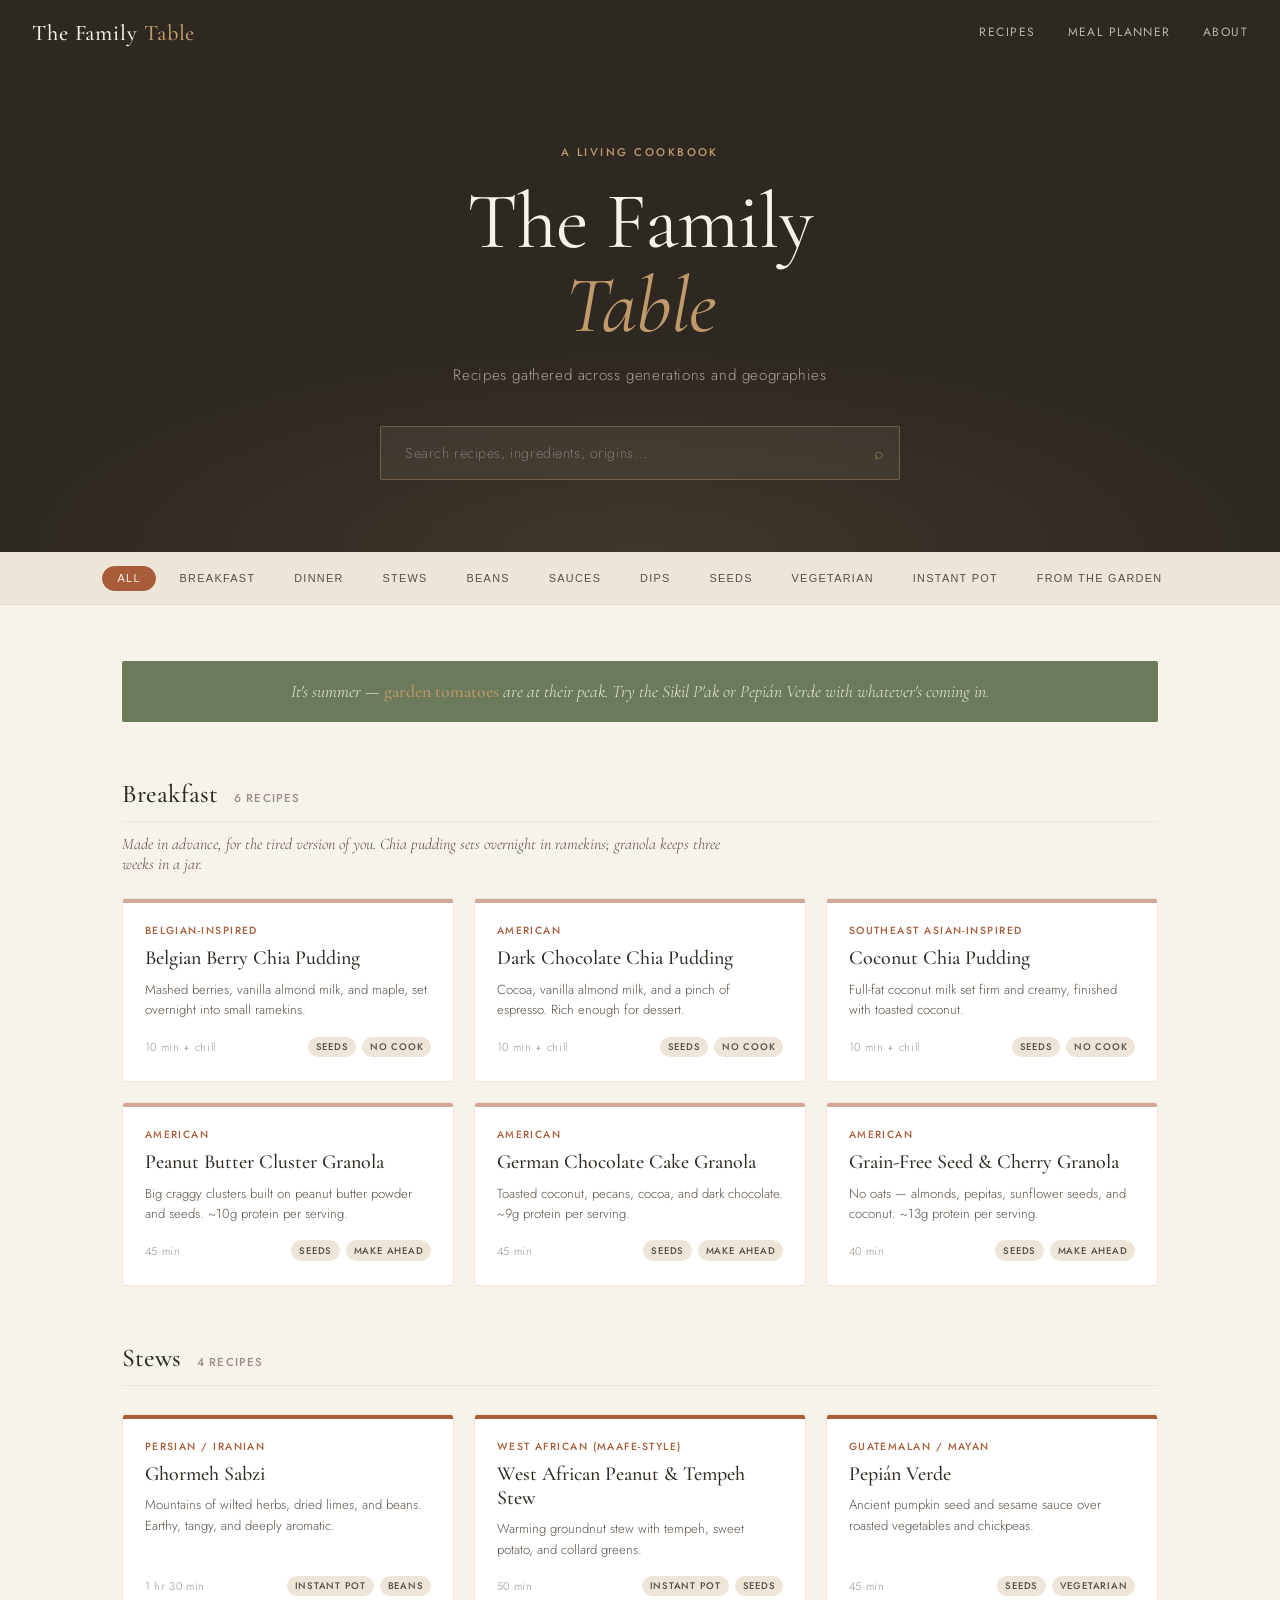
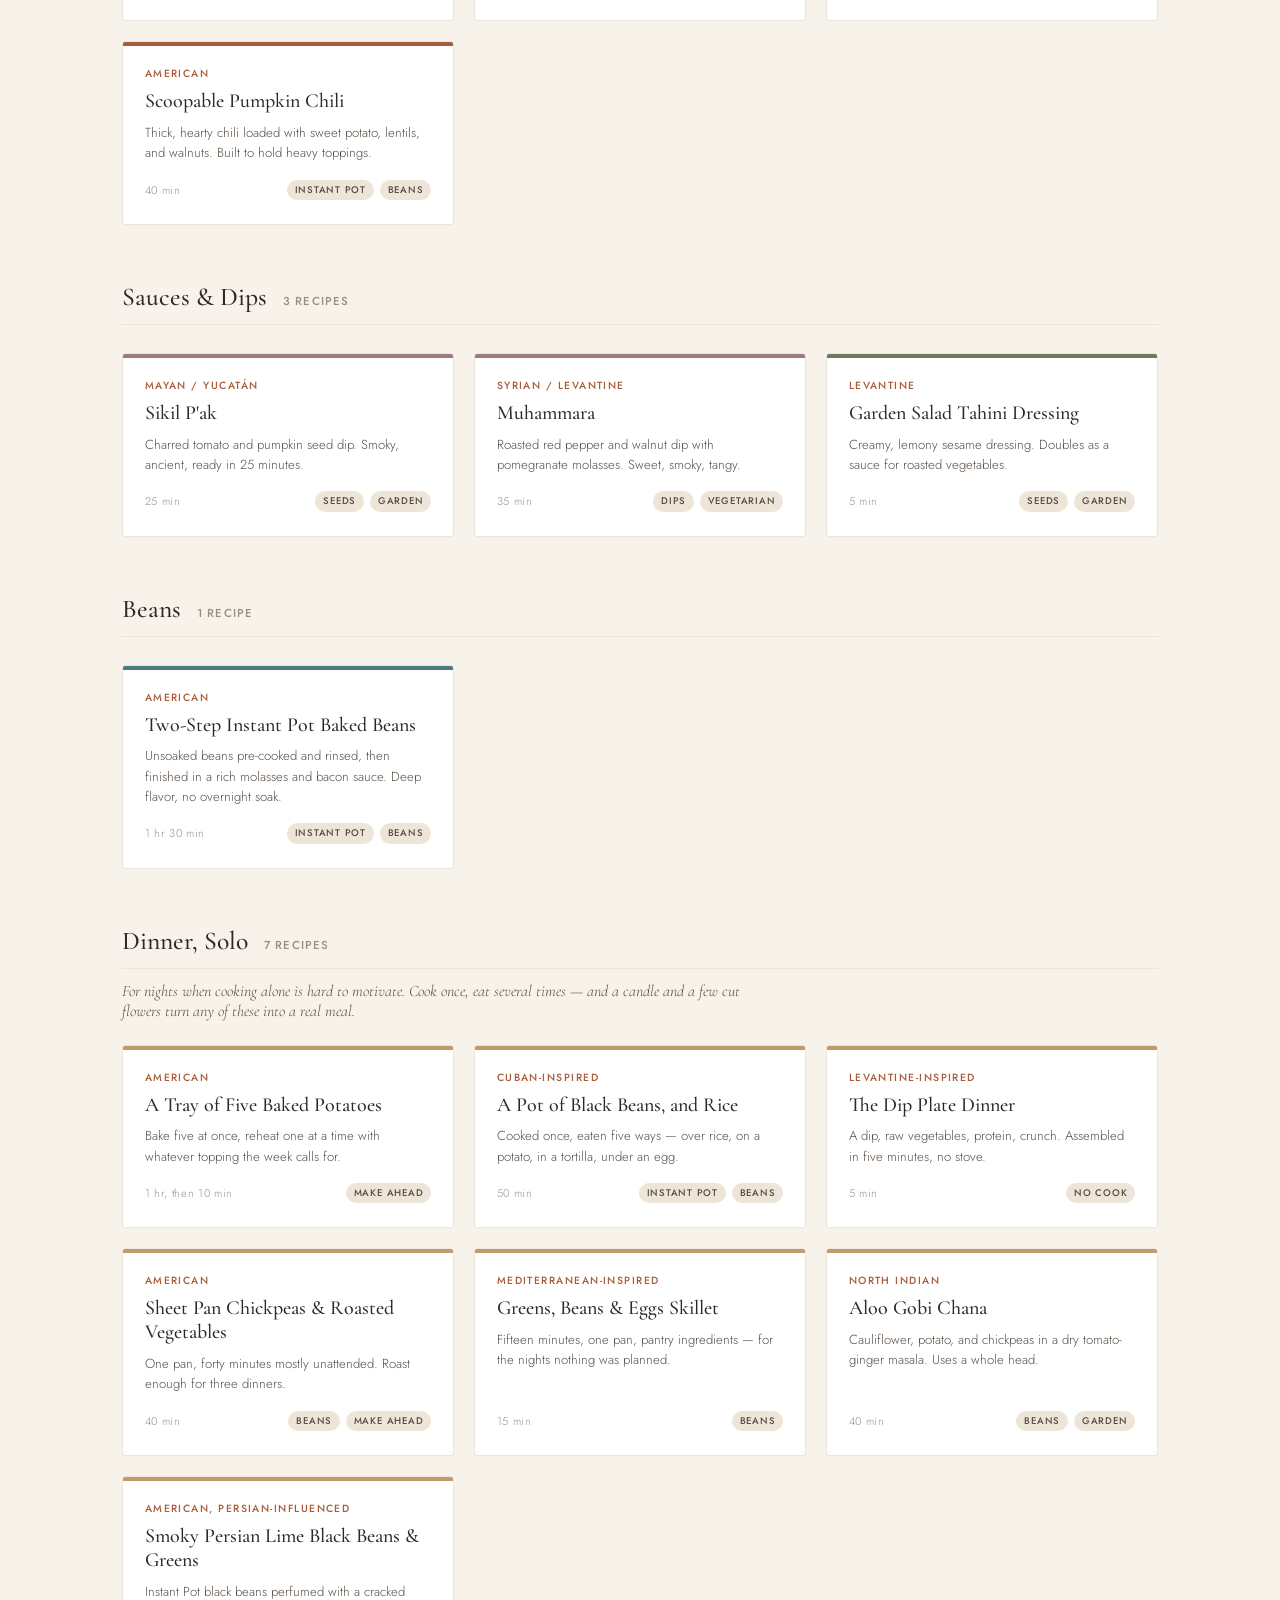
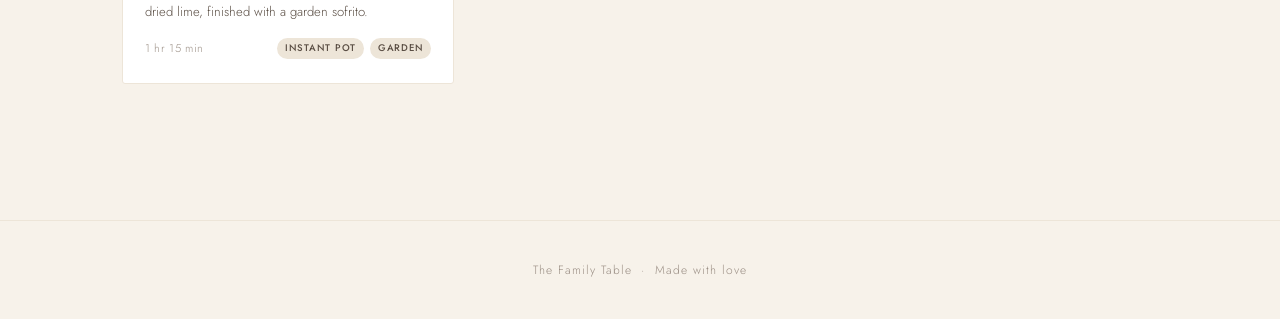
<file: index.html>
<!DOCTYPE html>
<html lang="en">
<head>
  <meta charset="UTF-8" />
  <meta name="viewport" content="width=device-width, initial-scale=1.0" />
  <title>The Family Table</title>
  <link rel="preconnect" href="https://fonts.googleapis.com" />
  <link href="https://fonts.googleapis.com/css2?family=Cormorant+Garamond:ital,wght@0,400;0,500;0,600;1,400;1,500&family=Jost:wght@300;400;500&display=swap" rel="stylesheet" />
  <link rel="stylesheet" href="style.css" />
  <style>

    /* ── HERO ── */
    .hero {
      background: var(--ink);
      padding: 5rem 2rem 4.5rem;
      text-align: center;
      position: relative;
      overflow: hidden;
    }

    .hero::before {
      content: '';
      position: absolute;
      inset: 0;
      background: radial-gradient(ellipse 70% 60% at 50% 100%, rgba(192,154,107,0.12) 0%, transparent 70%);
      pointer-events: none;
    }

    .hero-eyebrow {
      font-size: 0.7rem;
      font-weight: 500;
      letter-spacing: 0.22em;
      text-transform: uppercase;
      color: var(--camel);
      margin-bottom: 1.25rem;
    }

    .hero-title {
      font-family: 'Cormorant Garamond', serif;
      font-size: clamp(2.8rem, 7vw, 5rem);
      font-weight: 400;
      color: var(--ivory);
      line-height: 1.05;
      margin-bottom: 1rem;
      letter-spacing: -0.01em;
    }

    .hero-title em {
      font-style: italic;
      color: var(--camel);
    }

    .hero-sub {
      font-size: 0.95rem;
      color: var(--parchment);
      opacity: 0.65;
      margin-bottom: 2.5rem;
      letter-spacing: 0.04em;
    }

    /* ── SEARCH ── */
    .search-wrap {
      max-width: 520px;
      margin: 0 auto;
      position: relative;
    }

    .search-wrap input {
      width: 100%;
      padding: 1rem 3rem 1rem 1.5rem;
      border: 1px solid rgba(192,154,107,0.4);
      border-radius: 2px;
      background: rgba(247,242,234,0.06);
      color: var(--ivory);
      font-family: 'Jost', sans-serif;
      font-size: 0.9rem;
      font-weight: 300;
      letter-spacing: 0.04em;
      outline: none;
      transition: border-color 0.2s, background 0.2s;
    }

    .search-wrap input::placeholder { color: rgba(247,242,234,0.35); }
    .search-wrap input:focus {
      border-color: var(--camel);
      background: rgba(247,242,234,0.1);
    }

    .search-wrap .search-icon {
      position: absolute;
      right: 1rem;
      top: 50%;
      transform: translateY(-50%);
      color: var(--camel);
      opacity: 0.7;
      font-size: 1rem;
      pointer-events: none;
    }

    /* ── TAG FILTER BAR ── */
    .tag-bar {
      background: var(--parchment);
      padding: 0.85rem 2rem;
      display: flex;
      gap: 0.5rem;
      flex-wrap: wrap;
      justify-content: center;
      border-bottom: 1px solid rgba(192,154,107,0.2);
    }

    .tag-btn {
      font-size: 0.68rem;
      font-weight: 500;
      letter-spacing: 0.12em;
      text-transform: uppercase;
      padding: 0.35rem 0.9rem;
      border-radius: 2rem;
      border: 1px solid transparent;
      background: transparent;
      color: var(--ink-soft);
      cursor: pointer;
      transition: all 0.18s;
    }

    .tag-btn:hover, .tag-btn.active {
      background: var(--ink);
      color: var(--ivory);
      border-color: var(--ink);
    }

    .tag-btn.active { background: var(--rust); border-color: var(--rust); }

    /* ── MAIN CONTENT ── */
    .site-main {
      max-width: 1100px;
      margin: 0 auto;
      padding: 3.5rem 2rem 5rem;
    }

    /* ── SECTION HEADER ── */
    .section-header {
      display: flex;
      align-items: baseline;
      gap: 1rem;
      margin-bottom: 1.75rem;
      padding-bottom: 0.75rem;
      border-bottom: 1px solid var(--parchment);
    }

    .section-title {
      font-family: 'Cormorant Garamond', serif;
      font-size: 1.6rem;
      font-weight: 500;
      color: var(--ink);
    }

    .section-count {
      font-size: 0.72rem;
      font-weight: 500;
      letter-spacing: 0.1em;
      text-transform: uppercase;
      color: var(--ink-faint);
    }

    /* ── RECIPE GRID ── */
    .recipe-grid {
      display: grid;
      grid-template-columns: repeat(auto-fill, minmax(260px, 1fr));
      gap: 1.25rem;
      margin-bottom: 3.5rem;
    }

    /* ── RECIPE CARD ── */
    .recipe-card {
      background: white;
      border: 1px solid var(--parchment);
      border-radius: 3px;
      text-decoration: none;
      display: flex;
      flex-direction: column;
      transition: transform 0.18s, box-shadow 0.18s, border-color 0.18s;
      overflow: hidden;
    }

    .recipe-card:hover {
      transform: translateY(-3px);
      box-shadow: 0 8px 24px rgba(46,40,34,0.1);
      border-color: var(--camel);
    }

    .card-accent {
      height: 4px;
      background: var(--camel);
    }

    .card-accent.stew   { background: var(--rust); }
    .card-accent.sauce  { background: var(--olive); }
    .card-accent.bean   { background: var(--teal); }
    .card-accent.dip    { background: var(--mauve); }
    .card-accent.breakfast { background: var(--blush); }
    .card-accent.dinner    { background: var(--camel); }

    .card-photo {
      width: 100%;
      aspect-ratio: 4 / 3;
      object-fit: cover;
      display: block;
      background: var(--parchment);
    }

    /* When a card has a photo, the thin accent color moves to a left border instead of a top strip */
    .recipe-card:has(.card-photo) {
      border-left: 4px solid var(--camel);
    }
    .recipe-card:has(.card-photo) .card-accent { display: none; }
    .recipe-card:has(.card-photo.stew)   { border-left-color: var(--rust); }
    .recipe-card:has(.card-photo.sauce)  { border-left-color: var(--olive); }
    .recipe-card:has(.card-photo.bean)   { border-left-color: var(--teal); }
    .recipe-card:has(.card-photo.dip)    { border-left-color: var(--mauve); }
    .recipe-card:has(.card-photo.breakfast) { border-left-color: var(--blush); }
    .recipe-card:has(.card-photo.dinner)    { border-left-color: var(--camel); }

    .section-intro {
      font-family: 'Cormorant Garamond', serif;
      font-style: italic;
      font-size: 1rem;
      color: var(--ink-soft);
      margin: -1rem 0 1.5rem;
      max-width: 620px;
    }

    .card-body {
      padding: 1.25rem 1.35rem 1.5rem;
      flex: 1;
      display: flex;
      flex-direction: column;
    }

    .card-origin {
      font-size: 0.65rem;
      font-weight: 500;
      letter-spacing: 0.14em;
      text-transform: uppercase;
      color: var(--rust);
      margin-bottom: 0.5rem;
    }

    .card-title {
      font-family: 'Cormorant Garamond', serif;
      font-size: 1.25rem;
      font-weight: 500;
      color: var(--ink);
      line-height: 1.2;
      margin-bottom: 0.6rem;
    }

    .card-desc {
      font-size: 0.82rem;
      line-height: 1.55;
      color: var(--ink-soft);
      flex: 1;
      margin-bottom: 1rem;
    }

    .card-footer {
      display: flex;
      align-items: center;
      justify-content: space-between;
      margin-top: auto;
    }

    .card-time {
      font-size: 0.7rem;
      color: var(--ink-faint);
      letter-spacing: 0.06em;
    }

    .card-tags {
      display: flex;
      gap: 0.35rem;
      flex-wrap: wrap;
      justify-content: flex-end;
    }

    .card-tag {
      font-size: 0.6rem;
      font-weight: 500;
      letter-spacing: 0.08em;
      text-transform: uppercase;
      padding: 0.2rem 0.5rem;
      border-radius: 2rem;
      background: var(--parchment);
      color: var(--ink-soft);
    }

    /* ── SEASONAL BANNER ── */
    .seasonal-banner {
      background: var(--olive);
      color: var(--ivory);
      padding: 1.25rem 2rem;
      text-align: center;
      margin-bottom: 3.5rem;
      border-radius: 2px;
    }

    .seasonal-banner p {
      font-family: 'Cormorant Garamond', serif;
      font-size: 1.1rem;
      font-style: italic;
      opacity: 0.92;
    }

    .seasonal-banner strong {
      font-style: normal;
      font-weight: 600;
      color: var(--camel);
    }

    /* ── NO RESULTS ── */
    .no-results {
      text-align: center;
      padding: 3rem;
      color: var(--ink-faint);
      font-family: 'Cormorant Garamond', serif;
      font-size: 1.1rem;
      font-style: italic;
      display: none;
    }

    @media (max-width: 600px) {
      .hero { padding: 3.5rem 1.25rem 3rem; }
      .site-main { padding: 2rem 1.25rem 4rem; }
    }
  </style>
</head>
<body>

<header>
  <a class="site-title" href="index.html">The Family <span>Table</span></a>
  <nav>
    <a href="index.html">Recipes</a>
    <a href="planner.html">Meal Planner</a>
    <a href="about.html">About</a>
  </nav>
</header>

<!-- HERO -->
<section class="hero">
  <p class="hero-eyebrow">A living cookbook</p>
  <h1 class="hero-title">The Family<br><em>Table</em></h1>
  <p class="hero-sub">Recipes gathered across generations and geographies</p>
  <div class="search-wrap">
    <input type="search" id="search-input" placeholder="Search recipes, ingredients, origins…" autocomplete="off" />
    <span class="search-icon">⌕</span>
  </div>
</section>

<!-- TAG FILTER -->
<div class="tag-bar" id="tag-bar">
  <button class="tag-btn active" data-tag="all">All</button>
  <button class="tag-btn" data-tag="Breakfast">Breakfast</button>
  <button class="tag-btn" data-tag="Dinner">Dinner</button>
  <button class="tag-btn" data-tag="Stews">Stews</button>
  <button class="tag-btn" data-tag="Beans">Beans</button>
  <button class="tag-btn" data-tag="Sauces & Condiments">Sauces</button>
  <button class="tag-btn" data-tag="Dips & Spreads">Dips</button>
  <button class="tag-btn" data-tag="Seeds">Seeds</button>
  <button class="tag-btn" data-tag="Vegetarian">Vegetarian</button>
  <button class="tag-btn" data-tag="Instant Pot">Instant Pot</button>
  <button class="tag-btn" data-tag="From the Garden">From the Garden</button>
</div>

<main class="site-main">

  <!-- SEASONAL NOTE -->
  <div class="seasonal-banner">
    <p>It's summer — <strong>garden tomatoes</strong> are at their peak. Try the Sikil P'ak or Pepián Verde with whatever's coming in.</p>
  </div>

  <!-- BREAKFAST -->
  <div class="section-header" data-section="Breakfast">
    <h2 class="section-title">Breakfast</h2>
    <span class="section-count" id="count-breakfast"></span>
  </div>
  <p class="section-intro">Made in advance, for the tired version of you. Chia pudding sets overnight in ramekins; granola keeps three weeks in a jar.</p>
  <div class="recipe-grid" id="grid-breakfast">

    <a class="recipe-card" href="recipe.html?r=berry-chia-pudding" data-tags="Breakfast Seeds Vegetarian" data-search="berry chia pudding belgian breakfast make ahead no cook">
      <div class="card-accent breakfast"></div>
      <div class="card-body">
        <div class="card-origin">Belgian-inspired</div>
        <div class="card-title">Belgian Berry Chia Pudding</div>
        <div class="card-desc">Mashed berries, vanilla almond milk, and maple, set overnight into small ramekins.</div>
        <div class="card-footer">
          <span class="card-time">10 min + chill</span>
          <div class="card-tags"><span class="card-tag">Seeds</span><span class="card-tag">No Cook</span></div>
        </div>
      </div>
    </a>

    <a class="recipe-card" href="recipe.html?r=chocolate-chia-pudding" data-tags="Breakfast Seeds Vegetarian" data-search="chocolate chia pudding cocoa breakfast make ahead no cook">
      <div class="card-accent breakfast"></div>
      <div class="card-body">
        <div class="card-origin">American</div>
        <div class="card-title">Dark Chocolate Chia Pudding</div>
        <div class="card-desc">Cocoa, vanilla almond milk, and a pinch of espresso. Rich enough for dessert.</div>
        <div class="card-footer">
          <span class="card-time">10 min + chill</span>
          <div class="card-tags"><span class="card-tag">Seeds</span><span class="card-tag">No Cook</span></div>
        </div>
      </div>
    </a>

    <a class="recipe-card" href="recipe.html?r=coconut-chia-pudding" data-tags="Breakfast Seeds Vegetarian" data-search="coconut chia pudding breakfast make ahead no cook toasted coconut">
      <div class="card-accent breakfast"></div>
      <div class="card-body">
        <div class="card-origin">Southeast Asian-inspired</div>
        <div class="card-title">Coconut Chia Pudding</div>
        <div class="card-desc">Full-fat coconut milk set firm and creamy, finished with toasted coconut.</div>
        <div class="card-footer">
          <span class="card-time">10 min + chill</span>
          <div class="card-tags"><span class="card-tag">Seeds</span><span class="card-tag">No Cook</span></div>
        </div>
      </div>
    </a>

    <a class="recipe-card" href="recipe.html?r=peanut-butter-cluster-granola" data-tags="Breakfast Seeds Vegetarian" data-search="peanut butter granola protein cluster">
      <div class="card-accent breakfast"></div>
      <div class="card-body">
        <div class="card-origin">American</div>
        <div class="card-title">Peanut Butter Cluster Granola</div>
        <div class="card-desc">Big craggy clusters built on peanut butter powder and seeds. ~10g protein per serving.</div>
        <div class="card-footer">
          <span class="card-time">45 min</span>
          <div class="card-tags"><span class="card-tag">Seeds</span><span class="card-tag">Make Ahead</span></div>
        </div>
      </div>
    </a>

    <a class="recipe-card" href="recipe.html?r=german-chocolate-granola" data-tags="Breakfast Seeds Vegetarian" data-search="german chocolate cake granola protein coconut pecan">
      <div class="card-accent breakfast"></div>
      <div class="card-body">
        <div class="card-origin">American</div>
        <div class="card-title">German Chocolate Cake Granola</div>
        <div class="card-desc">Toasted coconut, pecans, cocoa, and dark chocolate. ~9g protein per serving.</div>
        <div class="card-footer">
          <span class="card-time">45 min</span>
          <div class="card-tags"><span class="card-tag">Seeds</span><span class="card-tag">Make Ahead</span></div>
        </div>
      </div>
    </a>

    <a class="recipe-card" href="recipe.html?r=seed-cherry-granola" data-tags="Breakfast Seeds Vegetarian" data-search="grain free seed cherry granola protein almond">
      <div class="card-accent breakfast"></div>
      <div class="card-body">
        <div class="card-origin">American</div>
        <div class="card-title">Grain-Free Seed & Cherry Granola</div>
        <div class="card-desc">No oats — almonds, pepitas, sunflower seeds, and coconut. ~13g protein per serving.</div>
        <div class="card-footer">
          <span class="card-time">40 min</span>
          <div class="card-tags"><span class="card-tag">Seeds</span><span class="card-tag">Make Ahead</span></div>
        </div>
      </div>
    </a>

  </div>

  <!-- STEWS -->
  <div class="section-header" data-section="Stews">
    <h2 class="section-title">Stews</h2>
    <span class="section-count" id="count-stews"></span>
  </div>
  <div class="recipe-grid" id="grid-stews">

    <a class="recipe-card" href="recipe.html?r=ghormeh-sabzi" data-tags="Stews Beans Vegetarian Instant-Pot" data-search="ghormeh sabzi persian herb bean stew lime lentil">
      <div class="card-accent stew"></div>
      <div class="card-body">
        <div class="card-origin">Persian / Iranian</div>
        <div class="card-title">Ghormeh Sabzi</div>
        <div class="card-desc">Mountains of wilted herbs, dried limes, and beans. Earthy, tangy, and deeply aromatic.</div>
        <div class="card-footer">
          <span class="card-time">1 hr 30 min</span>
          <div class="card-tags"><span class="card-tag">Instant Pot</span><span class="card-tag">Beans</span></div>
        </div>
      </div>
    </a>

    <a class="recipe-card" href="recipe.html?r=peanut-tempeh-stew" data-tags="Stews Vegetarian Instant-Pot Seeds" data-search="peanut groundnut tempeh maafe west african stew sweet potato kale collards">
      <div class="card-accent stew"></div>
      <div class="card-body">
        <div class="card-origin">West African (Maafe-style)</div>
        <div class="card-title">West African Peanut & Tempeh Stew</div>
        <div class="card-desc">Warming groundnut stew with tempeh, sweet potato, and collard greens.</div>
        <div class="card-footer">
          <span class="card-time">50 min</span>
          <div class="card-tags"><span class="card-tag">Instant Pot</span><span class="card-tag">Seeds</span></div>
        </div>
      </div>
    </a>

    <a class="recipe-card" href="recipe.html?r=pepian-verde" data-tags="Stews Vegetarian Seeds" data-search="pepian verde guatemalan mayan pumpkin seed sesame chickpea zucchini">
      <div class="card-accent stew"></div>
      <div class="card-body">
        <div class="card-origin">Guatemalan / Mayan</div>
        <div class="card-title">Pepián Verde</div>
        <div class="card-desc">Ancient pumpkin seed and sesame sauce over roasted vegetables and chickpeas.</div>
        <div class="card-footer">
          <span class="card-time">45 min</span>
          <div class="card-tags"><span class="card-tag">Seeds</span><span class="card-tag">Vegetarian</span></div>
        </div>
      </div>
    </a>

    <a class="recipe-card" href="recipe.html?r=scoopable-pumpkin-chili" data-tags="Stews Beans Vegetarian Instant-Pot Seeds" data-search="pumpkin chili sweet potato lentils walnuts black beans kidney beans scoopable thick">
      <div class="card-accent stew"></div>
      <div class="card-body">
        <div class="card-origin">American</div>
        <div class="card-title">Scoopable Pumpkin Chili</div>
        <div class="card-desc">Thick, hearty chili loaded with sweet potato, lentils, and walnuts. Built to hold heavy toppings.</div>
        <div class="card-footer">
          <span class="card-time">40 min</span>
          <div class="card-tags"><span class="card-tag">Instant Pot</span><span class="card-tag">Beans</span></div>
        </div>
      </div>
    </a>

  </div>

  <!-- SAUCES & DIPS -->
  <div class="section-header" data-section="Sauces & Condiments">
    <h2 class="section-title">Sauces & Dips</h2>
    <span class="section-count" id="count-sauces"></span>
  </div>
  <div class="recipe-grid" id="grid-sauces">

    <a class="recipe-card" href="recipe.html?r=sikil-pak" data-tags="Sauces & Condiments Dips & Spreads Vegetarian Seeds From the Garden" data-search="sikil pak mayan yucatan pumpkin seed tomato dip habanero cilantro">
      <div class="card-accent dip"></div>
      <div class="card-body">
        <div class="card-origin">Mayan / Yucatán</div>
        <div class="card-title">Sikil P'ak</div>
        <div class="card-desc">Charred tomato and pumpkin seed dip. Smoky, ancient, ready in 25 minutes.</div>
        <div class="card-footer">
          <span class="card-time">25 min</span>
          <div class="card-tags"><span class="card-tag">Seeds</span><span class="card-tag">Garden</span></div>
        </div>
      </div>
    </a>

    <a class="recipe-card" href="recipe.html?r=muhammara" data-tags="Sauces & Condiments Dips & Spreads Vegetarian" data-search="muhammara syrian red pepper walnut pomegranate molasses aleppo dip spread">
      <div class="card-accent dip"></div>
      <div class="card-body">
        <div class="card-origin">Syrian / Levantine</div>
        <div class="card-title">Muhammara</div>
        <div class="card-desc">Roasted red pepper and walnut dip with pomegranate molasses. Sweet, smoky, tangy.</div>
        <div class="card-footer">
          <span class="card-time">35 min</span>
          <div class="card-tags"><span class="card-tag">Dips</span><span class="card-tag">Vegetarian</span></div>
        </div>
      </div>
    </a>

    <a class="recipe-card" href="recipe.html?r=tahini-dressing" data-tags="Sauces & Condiments Vegetarian Seeds From the Garden" data-search="tahini dressing lemon garlic sesame salad levantine">
      <div class="card-accent sauce"></div>
      <div class="card-body">
        <div class="card-origin">Levantine</div>
        <div class="card-title">Garden Salad Tahini Dressing</div>
        <div class="card-desc">Creamy, lemony sesame dressing. Doubles as a sauce for roasted vegetables.</div>
        <div class="card-footer">
          <span class="card-time">5 min</span>
          <div class="card-tags"><span class="card-tag">Seeds</span><span class="card-tag">Garden</span></div>
        </div>
      </div>
    </a>

  </div>

  <!-- BEANS -->
  <div class="section-header" data-section="Beans">
    <h2 class="section-title">Beans</h2>
    <span class="section-count" id="count-beans"></span>
  </div>
  <div class="recipe-grid" id="grid-beans">

    <a class="recipe-card" href="recipe.html?r=instant-pot-baked-beans" data-tags="Beans Instant-Pot" data-search="baked beans navy pinto molasses bacon instant pot two step american">
      <div class="card-accent bean"></div>
      <div class="card-body">
        <div class="card-origin">American</div>
        <div class="card-title">Two-Step Instant Pot Baked Beans</div>
        <div class="card-desc">Unsoaked beans pre-cooked and rinsed, then finished in a rich molasses and bacon sauce. Deep flavor, no overnight soak.</div>
        <div class="card-footer">
          <span class="card-time">1 hr 30 min</span>
          <div class="card-tags"><span class="card-tag">Instant Pot</span><span class="card-tag">Beans</span></div>
        </div>
      </div>
    </a>

  </div>

  <!-- DINNER -->
  <div class="section-header" data-section="Dinner">
    <h2 class="section-title">Dinner, Solo</h2>
    <span class="section-count" id="count-dinner"></span>
  </div>
  <p class="section-intro">For nights when cooking alone is hard to motivate. Cook once, eat several times — and a candle and a few cut flowers turn any of these into a real meal.</p>
  <div class="recipe-grid" id="grid-dinner">

    <a class="recipe-card" href="recipe.html?r=batch-baked-potatoes" data-tags="Dinner Assembly Vegetarian" data-search="baked potato tray reheat toppings dinner">
      <div class="card-accent dinner"></div>
      <div class="card-body">
        <div class="card-origin">American</div>
        <div class="card-title">A Tray of Five Baked Potatoes</div>
        <div class="card-desc">Bake five at once, reheat one at a time with whatever topping the week calls for.</div>
        <div class="card-footer">
          <span class="card-time">1 hr, then 10 min</span>
          <div class="card-tags"><span class="card-tag">Make Ahead</span></div>
        </div>
      </div>
    </a>

    <a class="recipe-card" href="recipe.html?r=black-beans-and-rice" data-tags="Dinner Beans Instant-Pot Vegetarian" data-search="black beans rice cuban instant pot dinner freezer">
      <div class="card-accent dinner"></div>
      <div class="card-body">
        <div class="card-origin">Cuban-inspired</div>
        <div class="card-title">A Pot of Black Beans, and Rice</div>
        <div class="card-desc">Cooked once, eaten five ways — over rice, on a potato, in a tortilla, under an egg.</div>
        <div class="card-footer">
          <span class="card-time">50 min</span>
          <div class="card-tags"><span class="card-tag">Instant Pot</span><span class="card-tag">Beans</span></div>
        </div>
      </div>
    </a>

    <a class="recipe-card" href="recipe.html?r=mezze-plate-dinner" data-tags="Dinner Assembly Vegetarian" data-search="dip plate mezze dinner no cook assembly">
      <div class="card-accent dinner"></div>
      <div class="card-body">
        <div class="card-origin">Levantine-inspired</div>
        <div class="card-title">The Dip Plate Dinner</div>
        <div class="card-desc">A dip, raw vegetables, protein, crunch. Assembled in five minutes, no stove.</div>
        <div class="card-footer">
          <span class="card-time">5 min</span>
          <div class="card-tags"><span class="card-tag">No Cook</span></div>
        </div>
      </div>
    </a>

    <a class="recipe-card" href="recipe.html?r=sheet-pan-chickpeas" data-tags="Dinner Beans Seeds Vegetarian" data-search="sheet pan chickpeas roasted vegetables cauliflower sweet potato tahini">
      <div class="card-accent dinner"></div>
      <div class="card-body">
        <div class="card-origin">American</div>
        <div class="card-title">Sheet Pan Chickpeas & Roasted Vegetables</div>
        <div class="card-desc">One pan, forty minutes mostly unattended. Roast enough for three dinners.</div>
        <div class="card-footer">
          <span class="card-time">40 min</span>
          <div class="card-tags"><span class="card-tag">Beans</span><span class="card-tag">Make Ahead</span></div>
        </div>
      </div>
    </a>

    <a class="recipe-card" href="recipe.html?r=greens-beans-eggs-skillet" data-tags="Dinner Beans Vegetarian" data-search="greens beans eggs skillet pantry dinner quick">
      <div class="card-accent dinner"></div>
      <div class="card-body">
        <div class="card-origin">Mediterranean-inspired</div>
        <div class="card-title">Greens, Beans & Eggs Skillet</div>
        <div class="card-desc">Fifteen minutes, one pan, pantry ingredients — for the nights nothing was planned.</div>
        <div class="card-footer">
          <span class="card-time">15 min</span>
          <div class="card-tags"><span class="card-tag">Beans</span></div>
        </div>
      </div>
    </a>

    <a class="recipe-card" href="recipe.html?r=aloo-gobi-chana" data-tags="Dinner Beans Vegetarian From-the-Garden" data-search="aloo gobi chana cauliflower potato chickpea indian curry">
      <div class="card-accent dinner"></div>
      <div class="card-body">
        <div class="card-origin">North Indian</div>
        <div class="card-title">Aloo Gobi Chana</div>
        <div class="card-desc">Cauliflower, potato, and chickpeas in a dry tomato-ginger masala. Uses a whole head.</div>
        <div class="card-footer">
          <span class="card-time">40 min</span>
          <div class="card-tags"><span class="card-tag">Beans</span><span class="card-tag">Garden</span></div>
        </div>
      </div>
    </a>

    <a class="recipe-card" href="recipe.html?r=black-beans-persian-lime-greens" data-tags="Dinner Beans Instant-Pot From-the-Garden" data-search="black beans greens persian lime instant pot swiss chard smoky sofrito">
      <div class="card-accent dinner"></div>
      <div class="card-body">
        <div class="card-origin">American, Persian-influenced</div>
        <div class="card-title">Smoky Persian Lime Black Beans & Greens</div>
        <div class="card-desc">Instant Pot black beans perfumed with a cracked dried lime, finished with a garden sofrito.</div>
        <div class="card-footer">
          <span class="card-time">1 hr 15 min</span>
          <div class="card-tags"><span class="card-tag">Instant Pot</span><span class="card-tag">Garden</span></div>
        </div>
      </div>
    </a>

  </div>

  <p class="no-results" id="no-results">No recipes found — try a different search or tag.</p>

</main>

<footer>
  The Family Table &nbsp;·&nbsp; Made with love
</footer>

<script>
  // ── All cards and sections
  const cards = Array.from(document.querySelectorAll('.recipe-card'));
  const sections = {
    breakfast: { grid: document.getElementById('grid-breakfast'), header: document.querySelector('[data-section="Breakfast"]'), count: document.getElementById('count-breakfast') },
    stews:  { grid: document.getElementById('grid-stews'),  header: document.querySelector('[data-section="Stews"]'),  count: document.getElementById('count-stews') },
    sauces: { grid: document.getElementById('grid-sauces'), header: document.querySelector('[data-section="Sauces & Condiments"]'), count: document.getElementById('count-sauces') },
    beans:  { grid: document.getElementById('grid-beans'),  header: document.querySelector('[data-section="Beans"]'),  count: document.getElementById('count-beans') },
    dinner: { grid: document.getElementById('grid-dinner'), header: document.querySelector('[data-section="Dinner"]'), count: document.getElementById('count-dinner') }
  };
  const noResults = document.getElementById('no-results');

  function normalize(str) { return (str || '').toLowerCase(); }

  function filterCards(query, tag) {
    let totalVisible = 0;

    cards.forEach(card => {
      const searchText = normalize(card.dataset.search + ' ' + card.dataset.tags + ' ' + card.querySelector('.card-title').textContent);
      const cardTags = card.dataset.tags || '';
      const matchesSearch = !query || searchText.includes(normalize(query));
      const matchesTag = tag === 'all' || cardTags.includes(tag);
      const visible = matchesSearch && matchesTag;
      card.style.display = visible ? '' : 'none';
      if (visible) totalVisible++;
    });

    // Update section visibility and counts
    Object.values(sections).forEach(({ grid, header, count }) => {
      const visibleInSection = Array.from(grid.querySelectorAll('.recipe-card')).filter(c => c.style.display !== 'none').length;
      header.style.display = visibleInSection === 0 ? 'none' : '';
      grid.style.display   = visibleInSection === 0 ? 'none' : '';
      count.textContent    = visibleInSection === 1 ? '1 recipe' : `${visibleInSection} recipes`;
      const intro = header.nextElementSibling;
      if (intro && intro.classList.contains('section-intro')) {
        intro.style.display = visibleInSection === 0 ? 'none' : '';
      }
    });

    noResults.style.display = totalVisible === 0 ? 'block' : 'none';
  }

  // Initial count
  filterCards('', 'all');

  // Search
  document.getElementById('search-input').addEventListener('input', e => {
    const activeTag = document.querySelector('.tag-btn.active')?.dataset.tag || 'all';
    filterCards(e.target.value.trim(), activeTag);
  });

  // Tags
  document.querySelectorAll('.tag-btn').forEach(btn => {
    btn.addEventListener('click', () => {
      document.querySelectorAll('.tag-btn').forEach(b => b.classList.remove('active'));
      btn.classList.add('active');
      const query = document.getElementById('search-input').value.trim();
      filterCards(query, btn.dataset.tag);
    });
  });
</script>
</body>
</html>
</file>
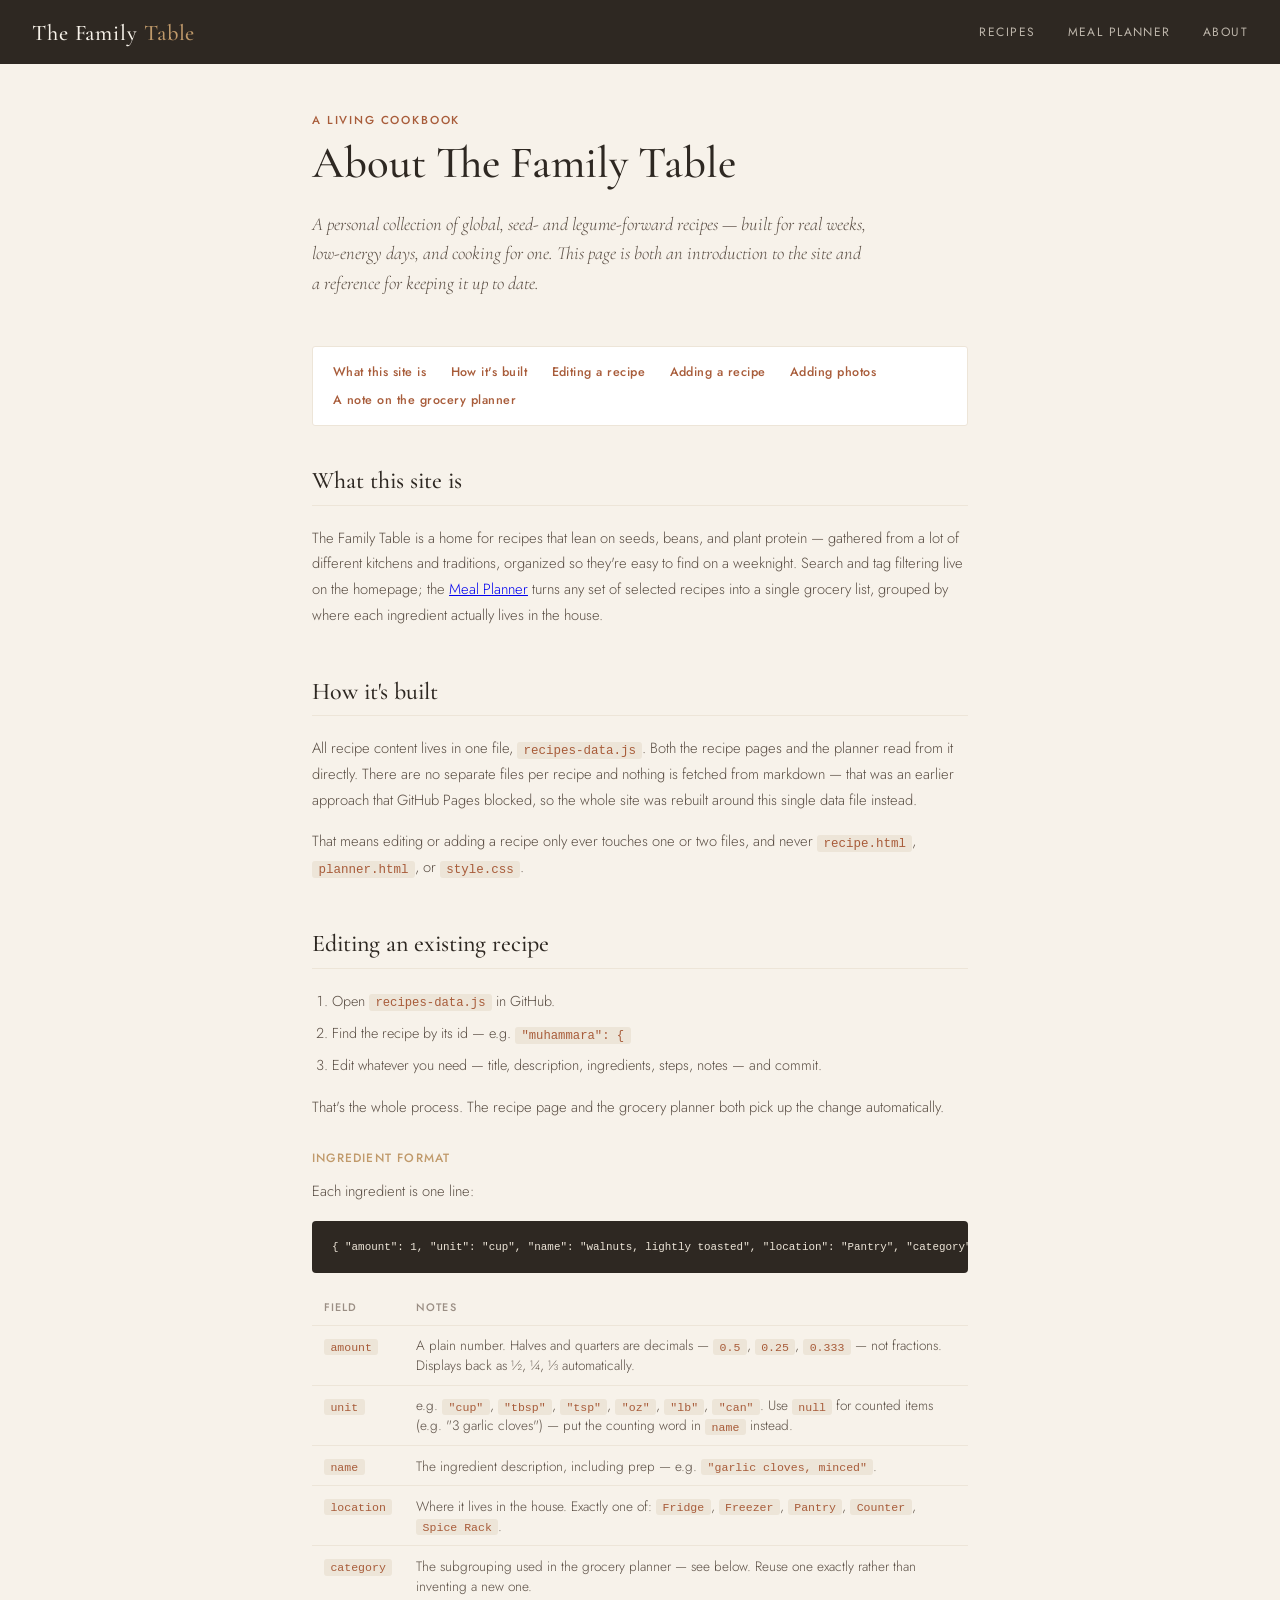
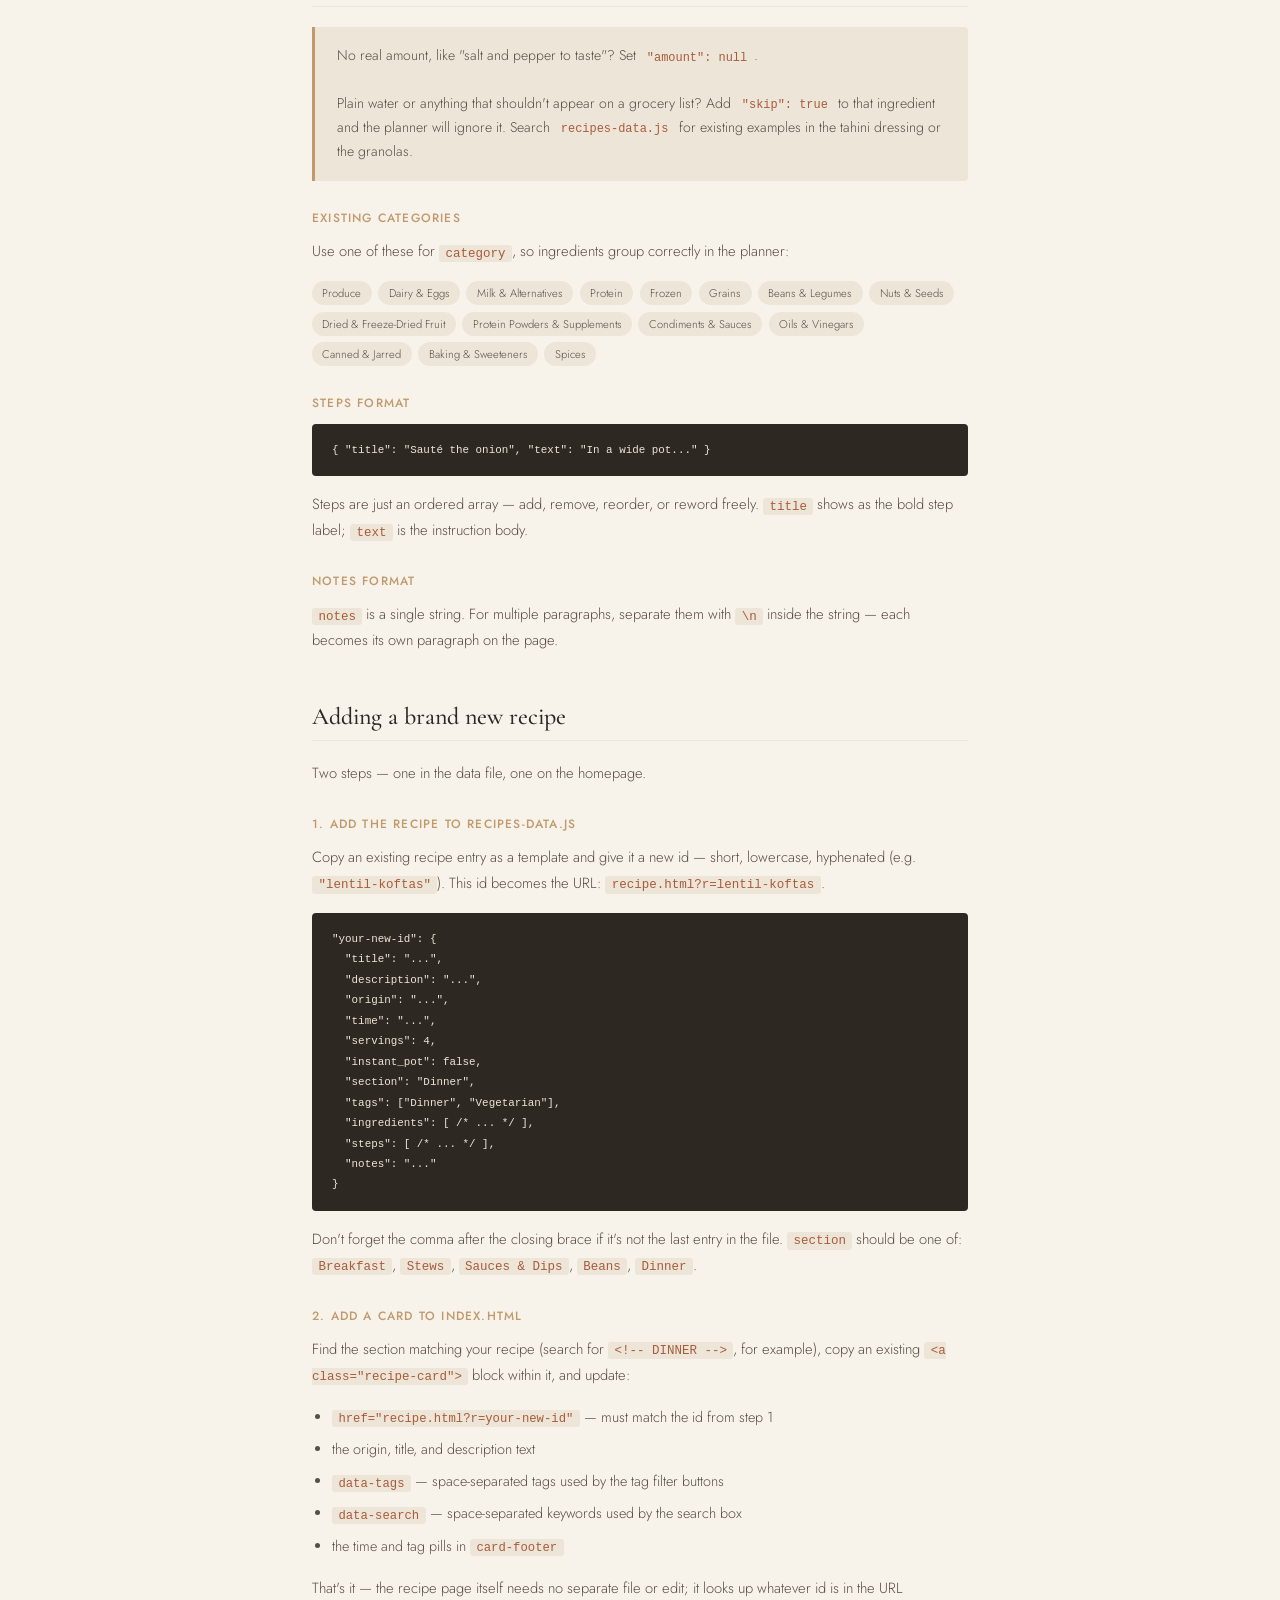
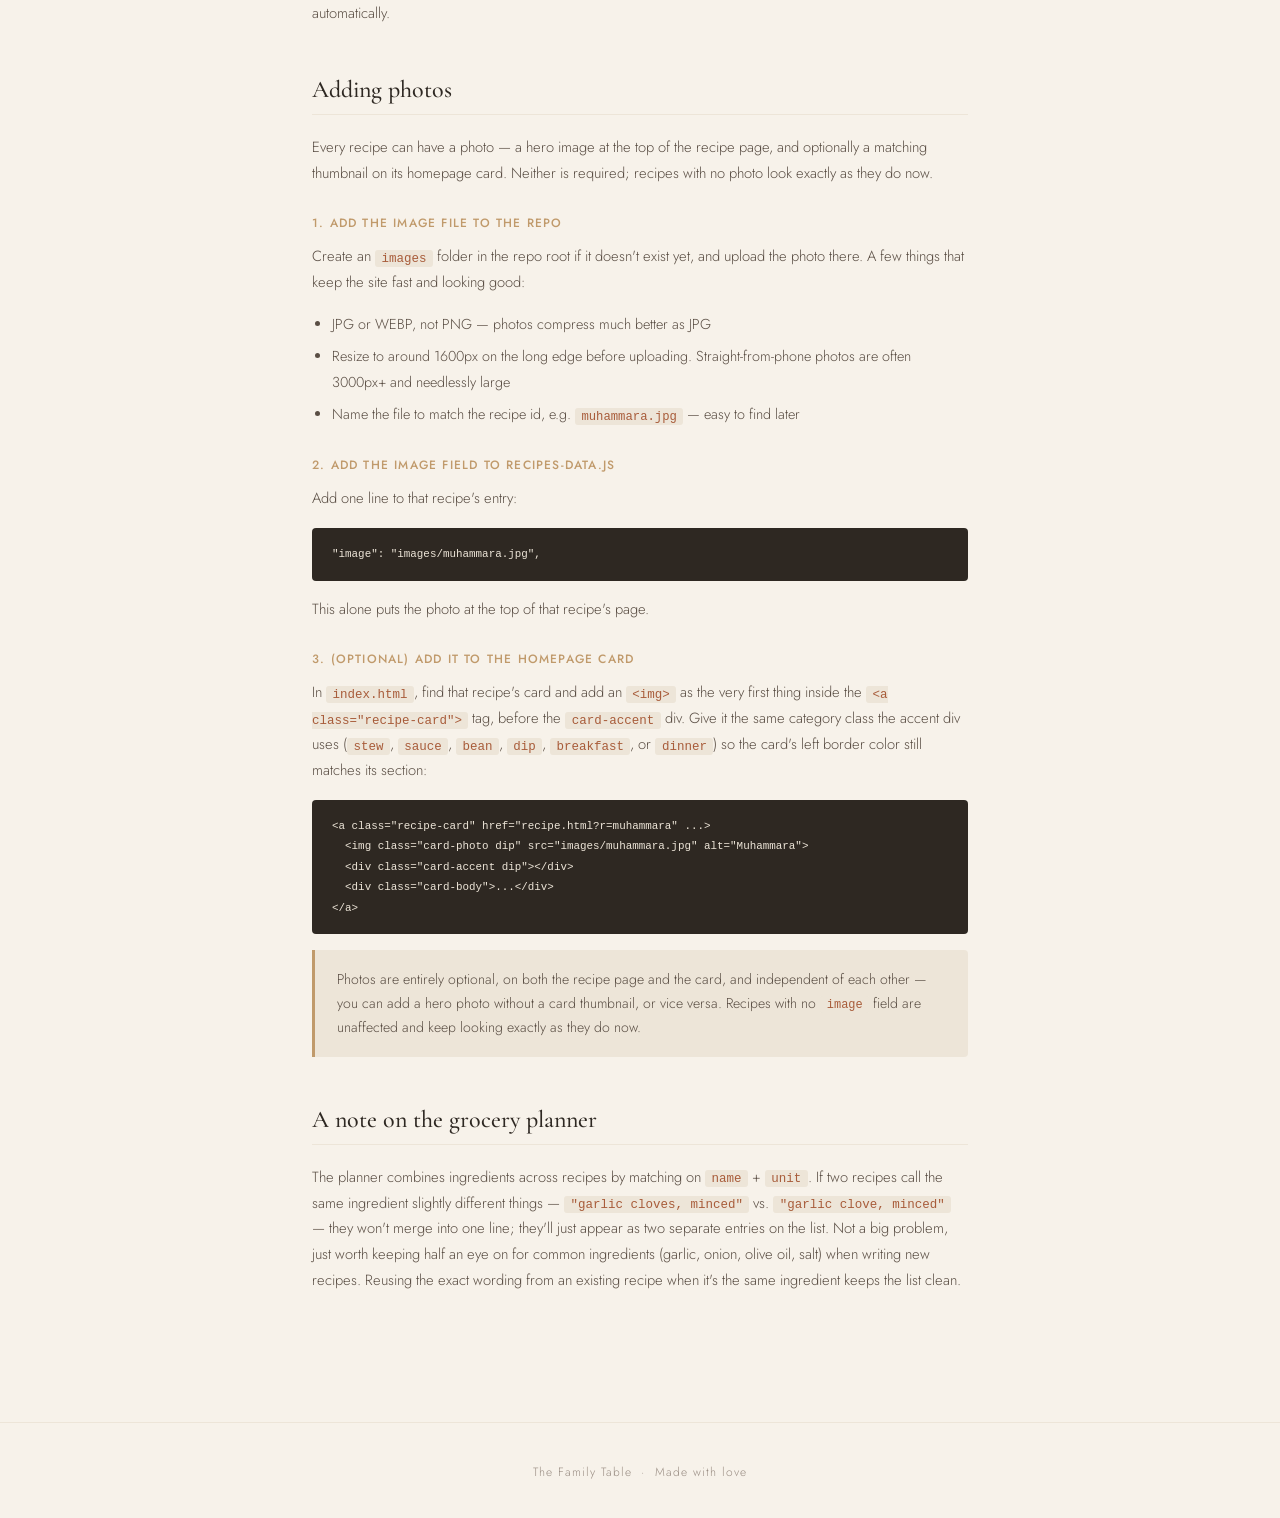
<file: about.html>
<!DOCTYPE html>
<html lang="en">
<head>
  <meta charset="UTF-8" />
  <meta name="viewport" content="width=device-width, initial-scale=1.0" />
  <title>About — The Family Table</title>
  <link rel="preconnect" href="https://fonts.googleapis.com" />
  <link href="https://fonts.googleapis.com/css2?family=Cormorant+Garamond:ital,wght@0,400;0,500;0,600;1,400;1,500&family=Jost:wght@300;400;500&display=swap" rel="stylesheet" />
  <link rel="stylesheet" href="style.css" />
  <style>
    .about-page {
      max-width: 720px;
      margin: 0 auto;
      padding: 3rem 2rem 5rem;
    }

    .about-eyebrow {
      font-size: 0.72rem;
      font-weight: 500;
      letter-spacing: 0.16em;
      text-transform: uppercase;
      color: var(--rust);
      margin-bottom: 0.5rem;
    }

    .about-title {
      font-family: 'Cormorant Garamond', serif;
      font-size: clamp(2rem, 5vw, 2.8rem);
      font-weight: 500;
      color: var(--ink);
      margin-bottom: 1.25rem;
    }

    .about-lede {
      font-family: 'Cormorant Garamond', serif;
      font-style: italic;
      font-size: 1.15rem;
      color: var(--ink-soft);
      line-height: 1.6;
      margin-bottom: 3rem;
      max-width: 560px;
    }

    .about-section {
      margin-bottom: 3rem;
    }

    .about-section h2 {
      font-family: 'Cormorant Garamond', serif;
      font-size: 1.5rem;
      font-weight: 500;
      color: var(--ink);
      padding-bottom: 0.6rem;
      border-bottom: 1px solid var(--parchment);
      margin-bottom: 1.25rem;
    }

    .about-section h3 {
      font-size: 0.75rem;
      font-weight: 500;
      letter-spacing: 0.1em;
      text-transform: uppercase;
      color: var(--camel);
      margin: 1.75rem 0 0.75rem;
    }

    .about-section p {
      font-size: 0.92rem;
      line-height: 1.75;
      color: var(--ink-soft);
      margin-bottom: 1rem;
    }

    .about-section ul, .about-section ol {
      margin: 0 0 1rem 1.25rem;
      font-size: 0.9rem;
      line-height: 1.8;
      color: var(--ink-soft);
    }

    .about-section li { margin-bottom: 0.4rem; }

    .about-section code {
      font-family: monospace;
      font-size: 0.85em;
      background: var(--parchment);
      padding: 0.1rem 0.4rem;
      border-radius: 3px;
      color: var(--rust);
    }

    .about-section pre {
      background: var(--ink);
      color: var(--parchment);
      padding: 1rem 1.25rem;
      border-radius: 4px;
      overflow-x: auto;
      font-size: 0.8rem;
      line-height: 1.6;
      margin-bottom: 1rem;
    }

    .about-section pre code {
      background: none;
      color: inherit;
      padding: 0;
    }

    .field-table {
      width: 100%;
      border-collapse: collapse;
      font-size: 0.85rem;
      margin-bottom: 1.25rem;
    }

    .field-table th, .field-table td {
      text-align: left;
      padding: 0.6rem 0.75rem;
      border-bottom: 1px solid var(--parchment);
      vertical-align: top;
      color: var(--ink-soft);
    }

    .field-table th {
      font-size: 0.68rem;
      font-weight: 500;
      letter-spacing: 0.1em;
      text-transform: uppercase;
      color: var(--ink-faint);
    }

    .category-tags {
      display: flex;
      flex-wrap: wrap;
      gap: 0.4rem;
      margin-bottom: 1rem;
    }

    .category-tags span {
      font-size: 0.7rem;
      padding: 0.25rem 0.65rem;
      border-radius: 2rem;
      background: var(--parchment);
      color: var(--ink-soft);
    }

    .callout {
      background: var(--parchment);
      border-left: 3px solid var(--camel);
      padding: 1.1rem 1.4rem;
      border-radius: 0 4px 4px 0;
      font-size: 0.88rem;
      line-height: 1.7;
      color: var(--ink-soft);
      margin-bottom: 1.25rem;
    }

    .toc {
      display: flex;
      flex-wrap: wrap;
      gap: 0.6rem 1.5rem;
      margin-bottom: 2.5rem;
      padding: 1rem 1.25rem;
      background: white;
      border: 1px solid var(--parchment);
      border-radius: 3px;
    }

    .toc a {
      font-size: 0.78rem;
      font-weight: 500;
      letter-spacing: 0.04em;
      color: var(--rust);
      text-decoration: none;
    }

    .toc a:hover { text-decoration: underline; }
  </style>
</head>
<body>

<header>
  <a class="site-title" href="index.html">The Family <span>Table</span></a>
  <nav>
    <a href="index.html">Recipes</a>
    <a href="planner.html">Meal Planner</a>
    <a href="about.html">About</a>
  </nav>
</header>

<main class="about-page">

  <p class="about-eyebrow">A living cookbook</p>
  <h1 class="about-title">About The Family Table</h1>
  <p class="about-lede">A personal collection of global, seed- and legume-forward recipes — built for real weeks, low-energy days, and cooking for one. This page is both an introduction to the site and a reference for keeping it up to date.</p>

  <div class="toc">
    <a href="#what-this-is">What this site is</a>
    <a href="#how-its-built">How it's built</a>
    <a href="#editing">Editing a recipe</a>
    <a href="#adding">Adding a recipe</a>
    <a href="#photos">Adding photos</a>
    <a href="#planner-note">A note on the grocery planner</a>
  </div>

  <div class="about-section" id="what-this-is">
    <h2>What this site is</h2>
    <p>The Family Table is a home for recipes that lean on seeds, beans, and plant protein — gathered from a lot of different kitchens and traditions, organized so they're easy to find on a weeknight. Search and tag filtering live on the homepage; the <a href="planner.html">Meal Planner</a> turns any set of selected recipes into a single grocery list, grouped by where each ingredient actually lives in the house.</p>
  </div>

  <div class="about-section" id="how-its-built">
    <h2>How it's built</h2>
    <p>All recipe content lives in one file, <code>recipes-data.js</code>. Both the recipe pages and the planner read from it directly. There are no separate files per recipe and nothing is fetched from markdown — that was an earlier approach that GitHub Pages blocked, so the whole site was rebuilt around this single data file instead.</p>
    <p>That means editing or adding a recipe only ever touches one or two files, and never <code>recipe.html</code>, <code>planner.html</code>, or <code>style.css</code>.</p>
  </div>

  <div class="about-section" id="editing">
    <h2>Editing an existing recipe</h2>
    <ol>
      <li>Open <code>recipes-data.js</code> in GitHub.</li>
      <li>Find the recipe by its id — e.g. <code>"muhammara": {</code></li>
      <li>Edit whatever you need — title, description, ingredients, steps, notes — and commit.</li>
    </ol>
    <p>That's the whole process. The recipe page and the grocery planner both pick up the change automatically.</p>

    <h3>Ingredient format</h3>
    <p>Each ingredient is one line:</p>
    <pre><code>{ "amount": 1, "unit": "cup", "name": "walnuts, lightly toasted", "location": "Pantry", "category": "Nuts & Seeds" }</code></pre>

    <table class="field-table">
      <tr><th>Field</th><th>Notes</th></tr>
      <tr><td><code>amount</code></td><td>A plain number. Halves and quarters are decimals — <code>0.5</code>, <code>0.25</code>, <code>0.333</code> — not fractions. Displays back as ½, ¼, ⅓ automatically.</td></tr>
      <tr><td><code>unit</code></td><td>e.g. <code>"cup"</code>, <code>"tbsp"</code>, <code>"tsp"</code>, <code>"oz"</code>, <code>"lb"</code>, <code>"can"</code>. Use <code>null</code> for counted items (e.g. "3 garlic cloves") — put the counting word in <code>name</code> instead.</td></tr>
      <tr><td><code>name</code></td><td>The ingredient description, including prep — e.g. <code>"garlic cloves, minced"</code>.</td></tr>
      <tr><td><code>location</code></td><td>Where it lives in the house. Exactly one of: <code>Fridge</code>, <code>Freezer</code>, <code>Pantry</code>, <code>Counter</code>, <code>Spice Rack</code>.</td></tr>
      <tr><td><code>category</code></td><td>The subgrouping used in the grocery planner — see below. Reuse one exactly rather than inventing a new one.</td></tr>
    </table>

    <div class="callout">
      No real amount, like "salt and pepper to taste"? Set <code>"amount": null</code>.<br><br>
      Plain water or anything that shouldn't appear on a grocery list? Add <code>"skip": true</code> to that ingredient and the planner will ignore it. Search <code>recipes-data.js</code> for existing examples in the tahini dressing or the granolas.
    </div>

    <h3>Existing categories</h3>
    <p>Use one of these for <code>category</code>, so ingredients group correctly in the planner:</p>
    <div class="category-tags">
      <span>Produce</span><span>Dairy & Eggs</span><span>Milk & Alternatives</span><span>Protein</span><span>Frozen</span>
      <span>Grains</span><span>Beans & Legumes</span><span>Nuts & Seeds</span><span>Dried & Freeze-Dried Fruit</span>
      <span>Protein Powders & Supplements</span><span>Condiments & Sauces</span><span>Oils & Vinegars</span>
      <span>Canned & Jarred</span><span>Baking & Sweeteners</span><span>Spices</span>
    </div>

    <h3>Steps format</h3>
    <pre><code>{ "title": "Sauté the onion", "text": "In a wide pot..." }</code></pre>
    <p>Steps are just an ordered array — add, remove, reorder, or reword freely. <code>title</code> shows as the bold step label; <code>text</code> is the instruction body.</p>

    <h3>Notes format</h3>
    <p><code>notes</code> is a single string. For multiple paragraphs, separate them with <code>\n</code> inside the string — each becomes its own paragraph on the page.</p>
  </div>

  <div class="about-section" id="adding">
    <h2>Adding a brand new recipe</h2>
    <p>Two steps — one in the data file, one on the homepage.</p>

    <h3>1. Add the recipe to recipes-data.js</h3>
    <p>Copy an existing recipe entry as a template and give it a new id — short, lowercase, hyphenated (e.g. <code>"lentil-koftas"</code>). This id becomes the URL: <code>recipe.html?r=lentil-koftas</code>.</p>
    <pre><code>"your-new-id": {
  "title": "...",
  "description": "...",
  "origin": "...",
  "time": "...",
  "servings": 4,
  "instant_pot": false,
  "section": "Dinner",
  "tags": ["Dinner", "Vegetarian"],
  "ingredients": [ /* ... */ ],
  "steps": [ /* ... */ ],
  "notes": "..."
}</code></pre>
    <p>Don't forget the comma after the closing brace if it's not the last entry in the file. <code>section</code> should be one of: <code>Breakfast</code>, <code>Stews</code>, <code>Sauces & Dips</code>, <code>Beans</code>, <code>Dinner</code>.</p>

    <h3>2. Add a card to index.html</h3>
    <p>Find the section matching your recipe (search for <code>&lt;!-- DINNER --&gt;</code>, for example), copy an existing <code>&lt;a class="recipe-card"&gt;</code> block within it, and update:</p>
    <ul>
      <li><code>href="recipe.html?r=your-new-id"</code> — must match the id from step 1</li>
      <li>the origin, title, and description text</li>
      <li><code>data-tags</code> — space-separated tags used by the tag filter buttons</li>
      <li><code>data-search</code> — space-separated keywords used by the search box</li>
      <li>the time and tag pills in <code>card-footer</code></li>
    </ul>
    <p>That's it — the recipe page itself needs no separate file or edit; it looks up whatever id is in the URL automatically.</p>
  </div>

  <div class="about-section" id="photos">
    <h2>Adding photos</h2>
    <p>Every recipe can have a photo — a hero image at the top of the recipe page, and optionally a matching thumbnail on its homepage card. Neither is required; recipes with no photo look exactly as they do now.</p>

    <h3>1. Add the image file to the repo</h3>
    <p>Create an <code>images</code> folder in the repo root if it doesn't exist yet, and upload the photo there. A few things that keep the site fast and looking good:</p>
    <ul>
      <li>JPG or WEBP, not PNG — photos compress much better as JPG</li>
      <li>Resize to around 1600px on the long edge before uploading. Straight-from-phone photos are often 3000px+ and needlessly large</li>
      <li>Name the file to match the recipe id, e.g. <code>muhammara.jpg</code> — easy to find later</li>
    </ul>

    <h3>2. Add the image field to recipes-data.js</h3>
    <p>Add one line to that recipe's entry:</p>
    <pre><code>"image": "images/muhammara.jpg",</code></pre>
    <p>This alone puts the photo at the top of that recipe's page.</p>

    <h3>3. (Optional) Add it to the homepage card</h3>
    <p>In <code>index.html</code>, find that recipe's card and add an <code>&lt;img&gt;</code> as the very first thing inside the <code>&lt;a class="recipe-card"&gt;</code> tag, before the <code>card-accent</code> div. Give it the same category class the accent div uses (<code>stew</code>, <code>sauce</code>, <code>bean</code>, <code>dip</code>, <code>breakfast</code>, or <code>dinner</code>) so the card's left border color still matches its section:</p>
    <pre><code>&lt;a class="recipe-card" href="recipe.html?r=muhammara" ...&gt;
  &lt;img class="card-photo dip" src="images/muhammara.jpg" alt="Muhammara"&gt;
  &lt;div class="card-accent dip"&gt;&lt;/div&gt;
  &lt;div class="card-body"&gt;...&lt;/div&gt;
&lt;/a&gt;</code></pre>
    <div class="callout">
      Photos are entirely optional, on both the recipe page and the card, and independent of each other — you can add a hero photo without a card thumbnail, or vice versa. Recipes with no <code>image</code> field are unaffected and keep looking exactly as they do now.
    </div>
  </div>

  <div class="about-section" id="planner-note">
    <h2>A note on the grocery planner</h2>
    <p>The planner combines ingredients across recipes by matching on <code>name</code> + <code>unit</code>. If two recipes call the same ingredient slightly different things — <code>"garlic cloves, minced"</code> vs. <code>"garlic clove, minced"</code> — they won't merge into one line; they'll just appear as two separate entries on the list. Not a big problem, just worth keeping half an eye on for common ingredients (garlic, onion, olive oil, salt) when writing new recipes. Reusing the exact wording from an existing recipe when it's the same ingredient keeps the list clean.</p>
  </div>

</main>

<footer>
  The Family Table &nbsp;·&nbsp; Made with love
</footer>

</body>
</html>
</file>
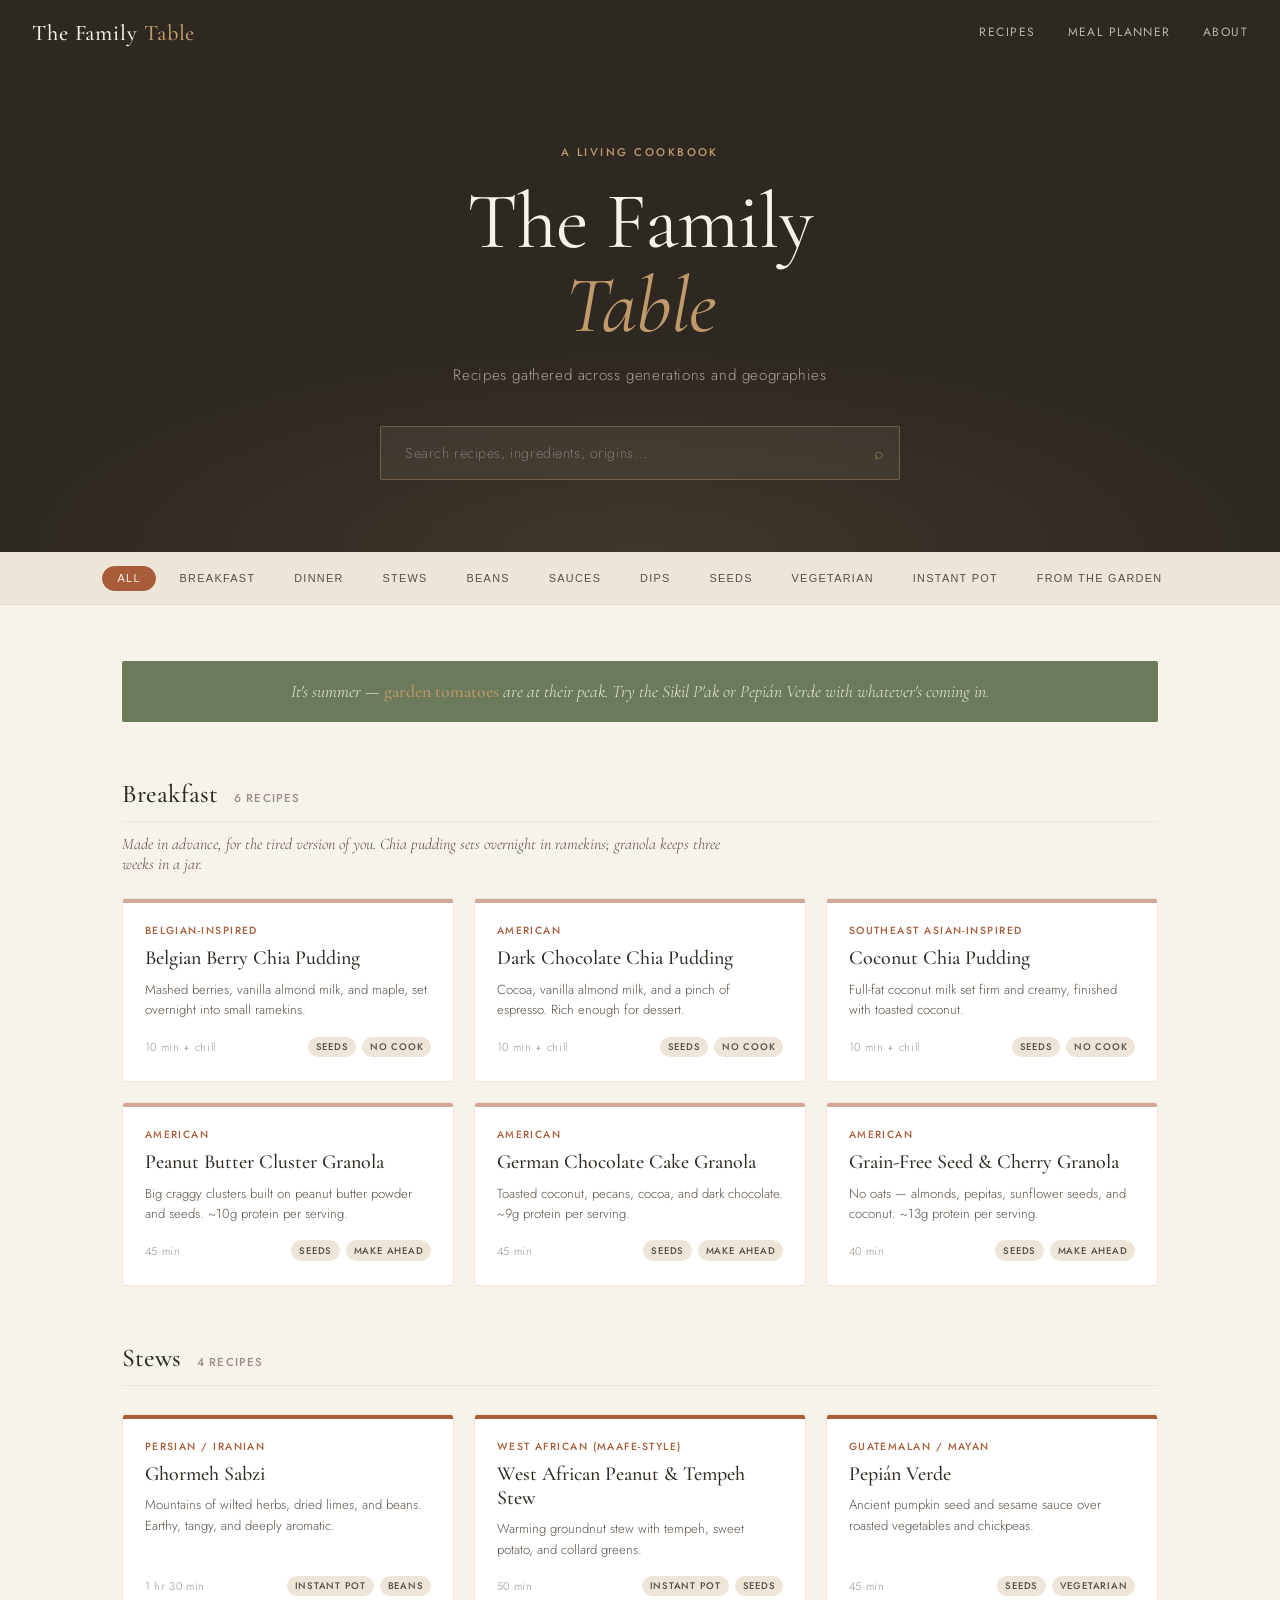
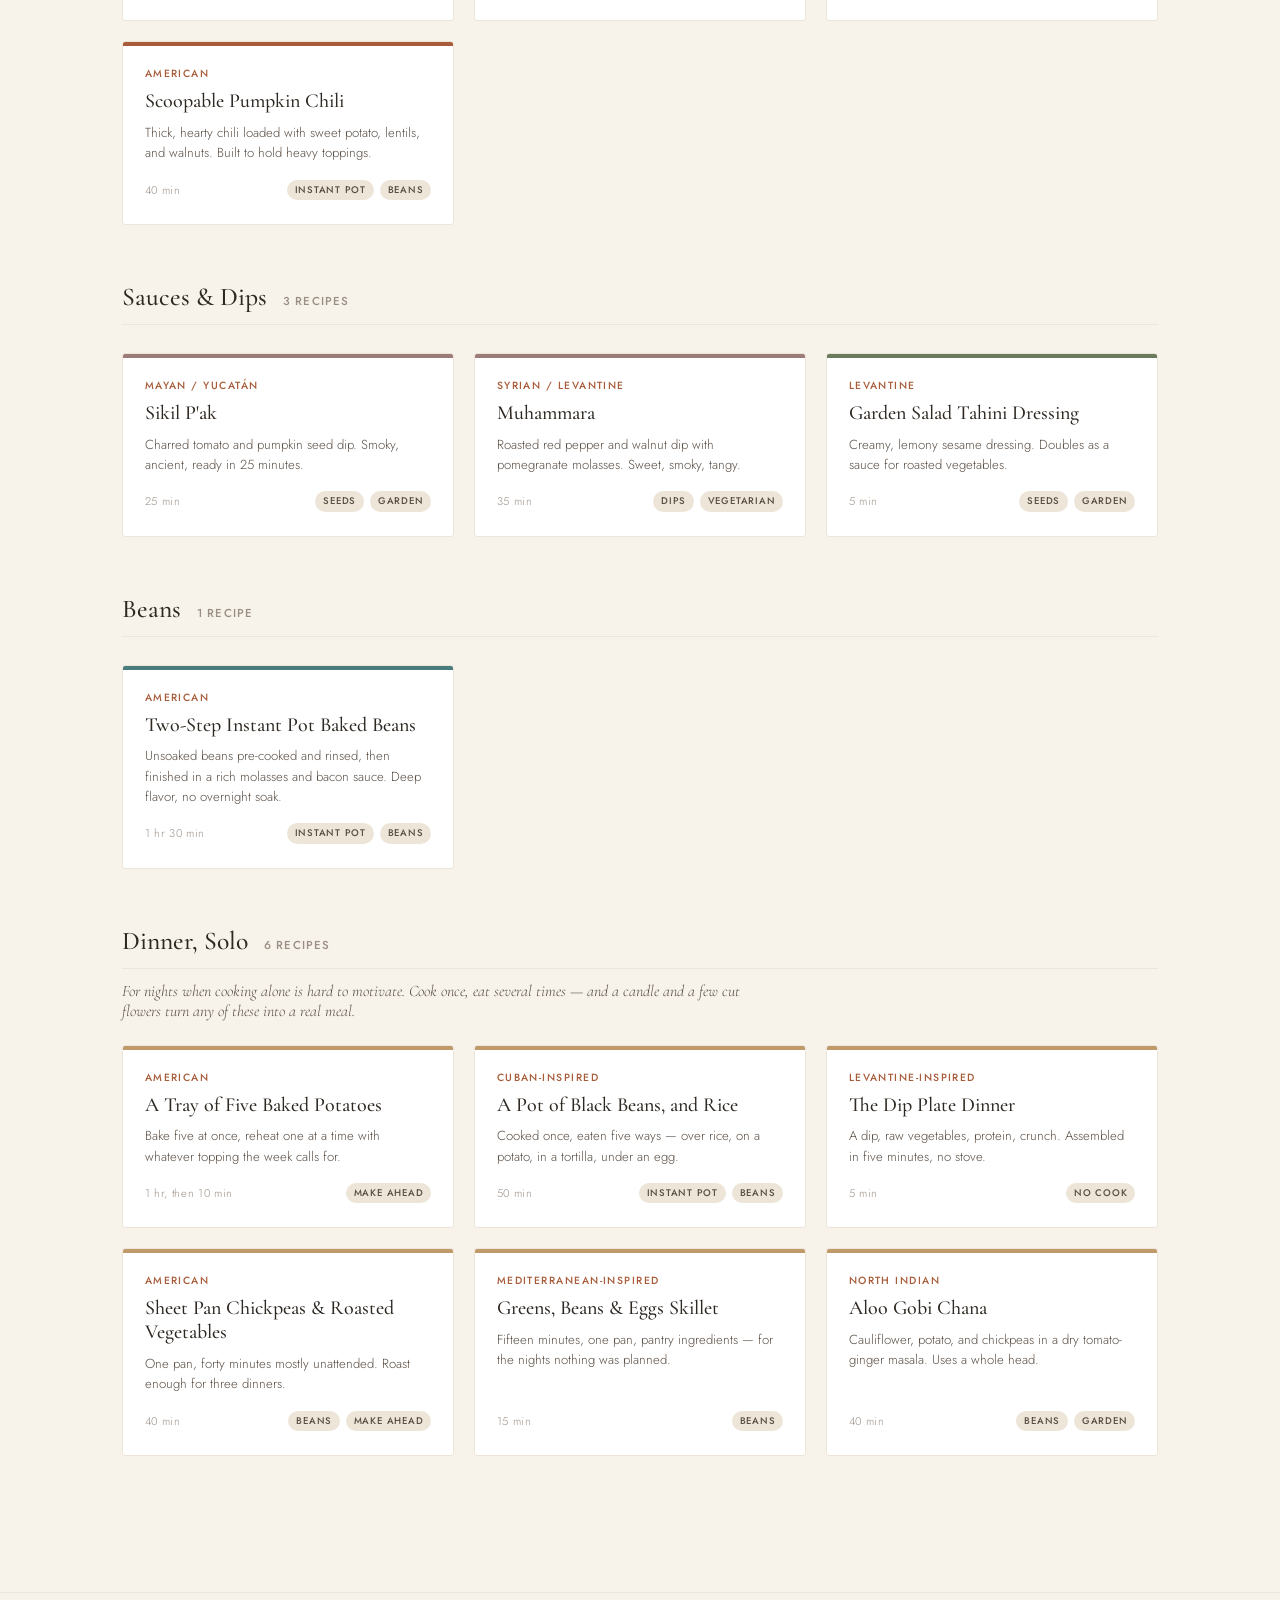
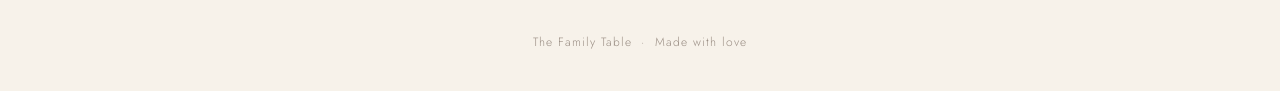
<file: index(4).html>
<!DOCTYPE html>
<html lang="en">
<head>
  <meta charset="UTF-8" />
  <meta name="viewport" content="width=device-width, initial-scale=1.0" />
  <title>The Family Table</title>
  <link rel="preconnect" href="https://fonts.googleapis.com" />
  <link href="https://fonts.googleapis.com/css2?family=Cormorant+Garamond:ital,wght@0,400;0,500;0,600;1,400;1,500&family=Jost:wght@300;400;500&display=swap" rel="stylesheet" />
  <link rel="stylesheet" href="style.css" />
  <style>

    /* ── HERO ── */
    .hero {
      background: var(--ink);
      padding: 5rem 2rem 4.5rem;
      text-align: center;
      position: relative;
      overflow: hidden;
    }

    .hero::before {
      content: '';
      position: absolute;
      inset: 0;
      background: radial-gradient(ellipse 70% 60% at 50% 100%, rgba(192,154,107,0.12) 0%, transparent 70%);
      pointer-events: none;
    }

    .hero-eyebrow {
      font-size: 0.7rem;
      font-weight: 500;
      letter-spacing: 0.22em;
      text-transform: uppercase;
      color: var(--camel);
      margin-bottom: 1.25rem;
    }

    .hero-title {
      font-family: 'Cormorant Garamond', serif;
      font-size: clamp(2.8rem, 7vw, 5rem);
      font-weight: 400;
      color: var(--ivory);
      line-height: 1.05;
      margin-bottom: 1rem;
      letter-spacing: -0.01em;
    }

    .hero-title em {
      font-style: italic;
      color: var(--camel);
    }

    .hero-sub {
      font-size: 0.95rem;
      color: var(--parchment);
      opacity: 0.65;
      margin-bottom: 2.5rem;
      letter-spacing: 0.04em;
    }

    /* ── SEARCH ── */
    .search-wrap {
      max-width: 520px;
      margin: 0 auto;
      position: relative;
    }

    .search-wrap input {
      width: 100%;
      padding: 1rem 3rem 1rem 1.5rem;
      border: 1px solid rgba(192,154,107,0.4);
      border-radius: 2px;
      background: rgba(247,242,234,0.06);
      color: var(--ivory);
      font-family: 'Jost', sans-serif;
      font-size: 0.9rem;
      font-weight: 300;
      letter-spacing: 0.04em;
      outline: none;
      transition: border-color 0.2s, background 0.2s;
    }

    .search-wrap input::placeholder { color: rgba(247,242,234,0.35); }
    .search-wrap input:focus {
      border-color: var(--camel);
      background: rgba(247,242,234,0.1);
    }

    .search-wrap .search-icon {
      position: absolute;
      right: 1rem;
      top: 50%;
      transform: translateY(-50%);
      color: var(--camel);
      opacity: 0.7;
      font-size: 1rem;
      pointer-events: none;
    }

    /* ── TAG FILTER BAR ── */
    .tag-bar {
      background: var(--parchment);
      padding: 0.85rem 2rem;
      display: flex;
      gap: 0.5rem;
      flex-wrap: wrap;
      justify-content: center;
      border-bottom: 1px solid rgba(192,154,107,0.2);
    }

    .tag-btn {
      font-size: 0.68rem;
      font-weight: 500;
      letter-spacing: 0.12em;
      text-transform: uppercase;
      padding: 0.35rem 0.9rem;
      border-radius: 2rem;
      border: 1px solid transparent;
      background: transparent;
      color: var(--ink-soft);
      cursor: pointer;
      transition: all 0.18s;
    }

    .tag-btn:hover, .tag-btn.active {
      background: var(--ink);
      color: var(--ivory);
      border-color: var(--ink);
    }

    .tag-btn.active { background: var(--rust); border-color: var(--rust); }

    /* ── MAIN CONTENT ── */
    .site-main {
      max-width: 1100px;
      margin: 0 auto;
      padding: 3.5rem 2rem 5rem;
    }

    /* ── SECTION HEADER ── */
    .section-header {
      display: flex;
      align-items: baseline;
      gap: 1rem;
      margin-bottom: 1.75rem;
      padding-bottom: 0.75rem;
      border-bottom: 1px solid var(--parchment);
    }

    .section-title {
      font-family: 'Cormorant Garamond', serif;
      font-size: 1.6rem;
      font-weight: 500;
      color: var(--ink);
    }

    .section-count {
      font-size: 0.72rem;
      font-weight: 500;
      letter-spacing: 0.1em;
      text-transform: uppercase;
      color: var(--ink-faint);
    }

    /* ── RECIPE GRID ── */
    .recipe-grid {
      display: grid;
      grid-template-columns: repeat(auto-fill, minmax(260px, 1fr));
      gap: 1.25rem;
      margin-bottom: 3.5rem;
    }

    /* ── RECIPE CARD ── */
    .recipe-card {
      background: white;
      border: 1px solid var(--parchment);
      border-radius: 3px;
      text-decoration: none;
      display: flex;
      flex-direction: column;
      transition: transform 0.18s, box-shadow 0.18s, border-color 0.18s;
      overflow: hidden;
    }

    .recipe-card:hover {
      transform: translateY(-3px);
      box-shadow: 0 8px 24px rgba(46,40,34,0.1);
      border-color: var(--camel);
    }

    .card-accent {
      height: 4px;
      background: var(--camel);
    }

    .card-accent.stew   { background: var(--rust); }
    .card-accent.sauce  { background: var(--olive); }
    .card-accent.bean   { background: var(--teal); }
    .card-accent.dip    { background: var(--mauve); }
    .card-accent.breakfast { background: var(--blush); }
    .card-accent.dinner    { background: var(--camel); }

    .section-intro {
      font-family: 'Cormorant Garamond', serif;
      font-style: italic;
      font-size: 1rem;
      color: var(--ink-soft);
      margin: -1rem 0 1.5rem;
      max-width: 620px;
    }

    .card-body {
      padding: 1.25rem 1.35rem 1.5rem;
      flex: 1;
      display: flex;
      flex-direction: column;
    }

    .card-origin {
      font-size: 0.65rem;
      font-weight: 500;
      letter-spacing: 0.14em;
      text-transform: uppercase;
      color: var(--rust);
      margin-bottom: 0.5rem;
    }

    .card-title {
      font-family: 'Cormorant Garamond', serif;
      font-size: 1.25rem;
      font-weight: 500;
      color: var(--ink);
      line-height: 1.2;
      margin-bottom: 0.6rem;
    }

    .card-desc {
      font-size: 0.82rem;
      line-height: 1.55;
      color: var(--ink-soft);
      flex: 1;
      margin-bottom: 1rem;
    }

    .card-footer {
      display: flex;
      align-items: center;
      justify-content: space-between;
      margin-top: auto;
    }

    .card-time {
      font-size: 0.7rem;
      color: var(--ink-faint);
      letter-spacing: 0.06em;
    }

    .card-tags {
      display: flex;
      gap: 0.35rem;
      flex-wrap: wrap;
      justify-content: flex-end;
    }

    .card-tag {
      font-size: 0.6rem;
      font-weight: 500;
      letter-spacing: 0.08em;
      text-transform: uppercase;
      padding: 0.2rem 0.5rem;
      border-radius: 2rem;
      background: var(--parchment);
      color: var(--ink-soft);
    }

    /* ── SEASONAL BANNER ── */
    .seasonal-banner {
      background: var(--olive);
      color: var(--ivory);
      padding: 1.25rem 2rem;
      text-align: center;
      margin-bottom: 3.5rem;
      border-radius: 2px;
    }

    .seasonal-banner p {
      font-family: 'Cormorant Garamond', serif;
      font-size: 1.1rem;
      font-style: italic;
      opacity: 0.92;
    }

    .seasonal-banner strong {
      font-style: normal;
      font-weight: 600;
      color: var(--camel);
    }

    /* ── NO RESULTS ── */
    .no-results {
      text-align: center;
      padding: 3rem;
      color: var(--ink-faint);
      font-family: 'Cormorant Garamond', serif;
      font-size: 1.1rem;
      font-style: italic;
      display: none;
    }

    @media (max-width: 600px) {
      .hero { padding: 3.5rem 1.25rem 3rem; }
      .site-main { padding: 2rem 1.25rem 4rem; }
    }
  </style>
</head>
<body>

<header>
  <a class="site-title" href="index.html">The Family <span>Table</span></a>
  <nav>
    <a href="index.html">Recipes</a>
    <a href="planner.html">Meal Planner</a>
    <a href="#">About</a>
  </nav>
</header>

<!-- HERO -->
<section class="hero">
  <p class="hero-eyebrow">A living cookbook</p>
  <h1 class="hero-title">The Family<br><em>Table</em></h1>
  <p class="hero-sub">Recipes gathered across generations and geographies</p>
  <div class="search-wrap">
    <input type="search" id="search-input" placeholder="Search recipes, ingredients, origins…" autocomplete="off" />
    <span class="search-icon">⌕</span>
  </div>
</section>

<!-- TAG FILTER -->
<div class="tag-bar" id="tag-bar">
  <button class="tag-btn active" data-tag="all">All</button>
  <button class="tag-btn" data-tag="Breakfast">Breakfast</button>
  <button class="tag-btn" data-tag="Dinner">Dinner</button>
  <button class="tag-btn" data-tag="Stews">Stews</button>
  <button class="tag-btn" data-tag="Beans">Beans</button>
  <button class="tag-btn" data-tag="Sauces & Condiments">Sauces</button>
  <button class="tag-btn" data-tag="Dips & Spreads">Dips</button>
  <button class="tag-btn" data-tag="Seeds">Seeds</button>
  <button class="tag-btn" data-tag="Vegetarian">Vegetarian</button>
  <button class="tag-btn" data-tag="Instant Pot">Instant Pot</button>
  <button class="tag-btn" data-tag="From the Garden">From the Garden</button>
</div>

<main class="site-main">

  <!-- SEASONAL NOTE -->
  <div class="seasonal-banner">
    <p>It's summer — <strong>garden tomatoes</strong> are at their peak. Try the Sikil P'ak or Pepián Verde with whatever's coming in.</p>
  </div>

  <!-- BREAKFAST -->
  <div class="section-header" data-section="Breakfast">
    <h2 class="section-title">Breakfast</h2>
    <span class="section-count" id="count-breakfast"></span>
  </div>
  <p class="section-intro">Made in advance, for the tired version of you. Chia pudding sets overnight in ramekins; granola keeps three weeks in a jar.</p>
  <div class="recipe-grid" id="grid-breakfast">

    <a class="recipe-card" href="recipe.html?r=berry-chia-pudding" data-tags="Breakfast Seeds Vegetarian" data-search="berry chia pudding belgian breakfast make ahead no cook">
      <div class="card-accent breakfast"></div>
      <div class="card-body">
        <div class="card-origin">Belgian-inspired</div>
        <div class="card-title">Belgian Berry Chia Pudding</div>
        <div class="card-desc">Mashed berries, vanilla almond milk, and maple, set overnight into small ramekins.</div>
        <div class="card-footer">
          <span class="card-time">10 min + chill</span>
          <div class="card-tags"><span class="card-tag">Seeds</span><span class="card-tag">No Cook</span></div>
        </div>
      </div>
    </a>

    <a class="recipe-card" href="recipe.html?r=chocolate-chia-pudding" data-tags="Breakfast Seeds Vegetarian" data-search="chocolate chia pudding cocoa breakfast make ahead no cook">
      <div class="card-accent breakfast"></div>
      <div class="card-body">
        <div class="card-origin">American</div>
        <div class="card-title">Dark Chocolate Chia Pudding</div>
        <div class="card-desc">Cocoa, vanilla almond milk, and a pinch of espresso. Rich enough for dessert.</div>
        <div class="card-footer">
          <span class="card-time">10 min + chill</span>
          <div class="card-tags"><span class="card-tag">Seeds</span><span class="card-tag">No Cook</span></div>
        </div>
      </div>
    </a>

    <a class="recipe-card" href="recipe.html?r=coconut-chia-pudding" data-tags="Breakfast Seeds Vegetarian" data-search="coconut chia pudding breakfast make ahead no cook toasted coconut">
      <div class="card-accent breakfast"></div>
      <div class="card-body">
        <div class="card-origin">Southeast Asian-inspired</div>
        <div class="card-title">Coconut Chia Pudding</div>
        <div class="card-desc">Full-fat coconut milk set firm and creamy, finished with toasted coconut.</div>
        <div class="card-footer">
          <span class="card-time">10 min + chill</span>
          <div class="card-tags"><span class="card-tag">Seeds</span><span class="card-tag">No Cook</span></div>
        </div>
      </div>
    </a>

    <a class="recipe-card" href="recipe.html?r=peanut-butter-cluster-granola" data-tags="Breakfast Seeds Vegetarian" data-search="peanut butter granola protein cluster">
      <div class="card-accent breakfast"></div>
      <div class="card-body">
        <div class="card-origin">American</div>
        <div class="card-title">Peanut Butter Cluster Granola</div>
        <div class="card-desc">Big craggy clusters built on peanut butter powder and seeds. ~10g protein per serving.</div>
        <div class="card-footer">
          <span class="card-time">45 min</span>
          <div class="card-tags"><span class="card-tag">Seeds</span><span class="card-tag">Make Ahead</span></div>
        </div>
      </div>
    </a>

    <a class="recipe-card" href="recipe.html?r=german-chocolate-granola" data-tags="Breakfast Seeds Vegetarian" data-search="german chocolate cake granola protein coconut pecan">
      <div class="card-accent breakfast"></div>
      <div class="card-body">
        <div class="card-origin">American</div>
        <div class="card-title">German Chocolate Cake Granola</div>
        <div class="card-desc">Toasted coconut, pecans, cocoa, and dark chocolate. ~9g protein per serving.</div>
        <div class="card-footer">
          <span class="card-time">45 min</span>
          <div class="card-tags"><span class="card-tag">Seeds</span><span class="card-tag">Make Ahead</span></div>
        </div>
      </div>
    </a>

    <a class="recipe-card" href="recipe.html?r=seed-cherry-granola" data-tags="Breakfast Seeds Vegetarian" data-search="grain free seed cherry granola protein almond">
      <div class="card-accent breakfast"></div>
      <div class="card-body">
        <div class="card-origin">American</div>
        <div class="card-title">Grain-Free Seed & Cherry Granola</div>
        <div class="card-desc">No oats — almonds, pepitas, sunflower seeds, and coconut. ~13g protein per serving.</div>
        <div class="card-footer">
          <span class="card-time">40 min</span>
          <div class="card-tags"><span class="card-tag">Seeds</span><span class="card-tag">Make Ahead</span></div>
        </div>
      </div>
    </a>

  </div>

  <!-- STEWS -->
  <div class="section-header" data-section="Stews">
    <h2 class="section-title">Stews</h2>
    <span class="section-count" id="count-stews"></span>
  </div>
  <div class="recipe-grid" id="grid-stews">

    <a class="recipe-card" href="recipe.html?r=ghormeh-sabzi" data-tags="Stews Beans Vegetarian Instant-Pot" data-search="ghormeh sabzi persian herb bean stew lime lentil">
      <div class="card-accent stew"></div>
      <div class="card-body">
        <div class="card-origin">Persian / Iranian</div>
        <div class="card-title">Ghormeh Sabzi</div>
        <div class="card-desc">Mountains of wilted herbs, dried limes, and beans. Earthy, tangy, and deeply aromatic.</div>
        <div class="card-footer">
          <span class="card-time">1 hr 30 min</span>
          <div class="card-tags"><span class="card-tag">Instant Pot</span><span class="card-tag">Beans</span></div>
        </div>
      </div>
    </a>

    <a class="recipe-card" href="recipe.html?r=peanut-tempeh-stew" data-tags="Stews Vegetarian Instant-Pot Seeds" data-search="peanut groundnut tempeh maafe west african stew sweet potato kale collards">
      <div class="card-accent stew"></div>
      <div class="card-body">
        <div class="card-origin">West African (Maafe-style)</div>
        <div class="card-title">West African Peanut & Tempeh Stew</div>
        <div class="card-desc">Warming groundnut stew with tempeh, sweet potato, and collard greens.</div>
        <div class="card-footer">
          <span class="card-time">50 min</span>
          <div class="card-tags"><span class="card-tag">Instant Pot</span><span class="card-tag">Seeds</span></div>
        </div>
      </div>
    </a>

    <a class="recipe-card" href="recipe.html?r=pepian-verde" data-tags="Stews Vegetarian Seeds" data-search="pepian verde guatemalan mayan pumpkin seed sesame chickpea zucchini">
      <div class="card-accent stew"></div>
      <div class="card-body">
        <div class="card-origin">Guatemalan / Mayan</div>
        <div class="card-title">Pepián Verde</div>
        <div class="card-desc">Ancient pumpkin seed and sesame sauce over roasted vegetables and chickpeas.</div>
        <div class="card-footer">
          <span class="card-time">45 min</span>
          <div class="card-tags"><span class="card-tag">Seeds</span><span class="card-tag">Vegetarian</span></div>
        </div>
      </div>
    </a>

    <a class="recipe-card" href="recipe.html?r=scoopable-pumpkin-chili" data-tags="Stews Beans Vegetarian Instant-Pot Seeds" data-search="pumpkin chili sweet potato lentils walnuts black beans kidney beans scoopable thick">
      <div class="card-accent stew"></div>
      <div class="card-body">
        <div class="card-origin">American</div>
        <div class="card-title">Scoopable Pumpkin Chili</div>
        <div class="card-desc">Thick, hearty chili loaded with sweet potato, lentils, and walnuts. Built to hold heavy toppings.</div>
        <div class="card-footer">
          <span class="card-time">40 min</span>
          <div class="card-tags"><span class="card-tag">Instant Pot</span><span class="card-tag">Beans</span></div>
        </div>
      </div>
    </a>

  </div>

  <!-- SAUCES & DIPS -->
  <div class="section-header" data-section="Sauces & Condiments">
    <h2 class="section-title">Sauces & Dips</h2>
    <span class="section-count" id="count-sauces"></span>
  </div>
  <div class="recipe-grid" id="grid-sauces">

    <a class="recipe-card" href="recipe.html?r=sikil-pak" data-tags="Sauces & Condiments Dips & Spreads Vegetarian Seeds From the Garden" data-search="sikil pak mayan yucatan pumpkin seed tomato dip habanero cilantro">
      <div class="card-accent dip"></div>
      <div class="card-body">
        <div class="card-origin">Mayan / Yucatán</div>
        <div class="card-title">Sikil P'ak</div>
        <div class="card-desc">Charred tomato and pumpkin seed dip. Smoky, ancient, ready in 25 minutes.</div>
        <div class="card-footer">
          <span class="card-time">25 min</span>
          <div class="card-tags"><span class="card-tag">Seeds</span><span class="card-tag">Garden</span></div>
        </div>
      </div>
    </a>

    <a class="recipe-card" href="recipe.html?r=muhammara" data-tags="Sauces & Condiments Dips & Spreads Vegetarian" data-search="muhammara syrian red pepper walnut pomegranate molasses aleppo dip spread">
      <div class="card-accent dip"></div>
      <div class="card-body">
        <div class="card-origin">Syrian / Levantine</div>
        <div class="card-title">Muhammara</div>
        <div class="card-desc">Roasted red pepper and walnut dip with pomegranate molasses. Sweet, smoky, tangy.</div>
        <div class="card-footer">
          <span class="card-time">35 min</span>
          <div class="card-tags"><span class="card-tag">Dips</span><span class="card-tag">Vegetarian</span></div>
        </div>
      </div>
    </a>

    <a class="recipe-card" href="recipe.html?r=tahini-dressing" data-tags="Sauces & Condiments Vegetarian Seeds From the Garden" data-search="tahini dressing lemon garlic sesame salad levantine">
      <div class="card-accent sauce"></div>
      <div class="card-body">
        <div class="card-origin">Levantine</div>
        <div class="card-title">Garden Salad Tahini Dressing</div>
        <div class="card-desc">Creamy, lemony sesame dressing. Doubles as a sauce for roasted vegetables.</div>
        <div class="card-footer">
          <span class="card-time">5 min</span>
          <div class="card-tags"><span class="card-tag">Seeds</span><span class="card-tag">Garden</span></div>
        </div>
      </div>
    </a>

  </div>

  <!-- BEANS -->
  <div class="section-header" data-section="Beans">
    <h2 class="section-title">Beans</h2>
    <span class="section-count" id="count-beans"></span>
  </div>
  <div class="recipe-grid" id="grid-beans">

    <a class="recipe-card" href="recipe.html?r=instant-pot-baked-beans" data-tags="Beans Instant-Pot" data-search="baked beans navy pinto molasses bacon instant pot two step american">
      <div class="card-accent bean"></div>
      <div class="card-body">
        <div class="card-origin">American</div>
        <div class="card-title">Two-Step Instant Pot Baked Beans</div>
        <div class="card-desc">Unsoaked beans pre-cooked and rinsed, then finished in a rich molasses and bacon sauce. Deep flavor, no overnight soak.</div>
        <div class="card-footer">
          <span class="card-time">1 hr 30 min</span>
          <div class="card-tags"><span class="card-tag">Instant Pot</span><span class="card-tag">Beans</span></div>
        </div>
      </div>
    </a>

  </div>

  <!-- DINNER -->
  <div class="section-header" data-section="Dinner">
    <h2 class="section-title">Dinner, Solo</h2>
    <span class="section-count" id="count-dinner"></span>
  </div>
  <p class="section-intro">For nights when cooking alone is hard to motivate. Cook once, eat several times — and a candle and a few cut flowers turn any of these into a real meal.</p>
  <div class="recipe-grid" id="grid-dinner">

    <a class="recipe-card" href="recipe.html?r=batch-baked-potatoes" data-tags="Dinner Assembly Vegetarian" data-search="baked potato tray reheat toppings dinner">
      <div class="card-accent dinner"></div>
      <div class="card-body">
        <div class="card-origin">American</div>
        <div class="card-title">A Tray of Five Baked Potatoes</div>
        <div class="card-desc">Bake five at once, reheat one at a time with whatever topping the week calls for.</div>
        <div class="card-footer">
          <span class="card-time">1 hr, then 10 min</span>
          <div class="card-tags"><span class="card-tag">Make Ahead</span></div>
        </div>
      </div>
    </a>

    <a class="recipe-card" href="recipe.html?r=black-beans-and-rice" data-tags="Dinner Beans Instant-Pot Vegetarian" data-search="black beans rice cuban instant pot dinner freezer">
      <div class="card-accent dinner"></div>
      <div class="card-body">
        <div class="card-origin">Cuban-inspired</div>
        <div class="card-title">A Pot of Black Beans, and Rice</div>
        <div class="card-desc">Cooked once, eaten five ways — over rice, on a potato, in a tortilla, under an egg.</div>
        <div class="card-footer">
          <span class="card-time">50 min</span>
          <div class="card-tags"><span class="card-tag">Instant Pot</span><span class="card-tag">Beans</span></div>
        </div>
      </div>
    </a>

    <a class="recipe-card" href="recipe.html?r=mezze-plate-dinner" data-tags="Dinner Assembly Vegetarian" data-search="dip plate mezze dinner no cook assembly">
      <div class="card-accent dinner"></div>
      <div class="card-body">
        <div class="card-origin">Levantine-inspired</div>
        <div class="card-title">The Dip Plate Dinner</div>
        <div class="card-desc">A dip, raw vegetables, protein, crunch. Assembled in five minutes, no stove.</div>
        <div class="card-footer">
          <span class="card-time">5 min</span>
          <div class="card-tags"><span class="card-tag">No Cook</span></div>
        </div>
      </div>
    </a>

    <a class="recipe-card" href="recipe.html?r=sheet-pan-chickpeas" data-tags="Dinner Beans Seeds Vegetarian" data-search="sheet pan chickpeas roasted vegetables cauliflower sweet potato tahini">
      <div class="card-accent dinner"></div>
      <div class="card-body">
        <div class="card-origin">American</div>
        <div class="card-title">Sheet Pan Chickpeas & Roasted Vegetables</div>
        <div class="card-desc">One pan, forty minutes mostly unattended. Roast enough for three dinners.</div>
        <div class="card-footer">
          <span class="card-time">40 min</span>
          <div class="card-tags"><span class="card-tag">Beans</span><span class="card-tag">Make Ahead</span></div>
        </div>
      </div>
    </a>

    <a class="recipe-card" href="recipe.html?r=greens-beans-eggs-skillet" data-tags="Dinner Beans Vegetarian" data-search="greens beans eggs skillet pantry dinner quick">
      <div class="card-accent dinner"></div>
      <div class="card-body">
        <div class="card-origin">Mediterranean-inspired</div>
        <div class="card-title">Greens, Beans & Eggs Skillet</div>
        <div class="card-desc">Fifteen minutes, one pan, pantry ingredients — for the nights nothing was planned.</div>
        <div class="card-footer">
          <span class="card-time">15 min</span>
          <div class="card-tags"><span class="card-tag">Beans</span></div>
        </div>
      </div>
    </a>

    <a class="recipe-card" href="recipe.html?r=aloo-gobi-chana" data-tags="Dinner Beans Vegetarian From-the-Garden" data-search="aloo gobi chana cauliflower potato chickpea indian curry">
      <div class="card-accent dinner"></div>
      <div class="card-body">
        <div class="card-origin">North Indian</div>
        <div class="card-title">Aloo Gobi Chana</div>
        <div class="card-desc">Cauliflower, potato, and chickpeas in a dry tomato-ginger masala. Uses a whole head.</div>
        <div class="card-footer">
          <span class="card-time">40 min</span>
          <div class="card-tags"><span class="card-tag">Beans</span><span class="card-tag">Garden</span></div>
        </div>
      </div>
    </a>

  </div>

  <p class="no-results" id="no-results">No recipes found — try a different search or tag.</p>

</main>

<footer>
  The Family Table &nbsp;·&nbsp; Made with love
</footer>

<script>
  // ── All cards and sections
  const cards = Array.from(document.querySelectorAll('.recipe-card'));
  const sections = {
    breakfast: { grid: document.getElementById('grid-breakfast'), header: document.querySelector('[data-section="Breakfast"]'), count: document.getElementById('count-breakfast') },
    stews:  { grid: document.getElementById('grid-stews'),  header: document.querySelector('[data-section="Stews"]'),  count: document.getElementById('count-stews') },
    sauces: { grid: document.getElementById('grid-sauces'), header: document.querySelector('[data-section="Sauces & Condiments"]'), count: document.getElementById('count-sauces') },
    beans:  { grid: document.getElementById('grid-beans'),  header: document.querySelector('[data-section="Beans"]'),  count: document.getElementById('count-beans') },
    dinner: { grid: document.getElementById('grid-dinner'), header: document.querySelector('[data-section="Dinner"]'), count: document.getElementById('count-dinner') }
  };
  const noResults = document.getElementById('no-results');

  function normalize(str) { return (str || '').toLowerCase(); }

  function filterCards(query, tag) {
    let totalVisible = 0;

    cards.forEach(card => {
      const searchText = normalize(card.dataset.search + ' ' + card.dataset.tags + ' ' + card.querySelector('.card-title').textContent);
      const cardTags = card.dataset.tags || '';
      const matchesSearch = !query || searchText.includes(normalize(query));
      const matchesTag = tag === 'all' || cardTags.includes(tag);
      const visible = matchesSearch && matchesTag;
      card.style.display = visible ? '' : 'none';
      if (visible) totalVisible++;
    });

    // Update section visibility and counts
    Object.values(sections).forEach(({ grid, header, count }) => {
      const visibleInSection = Array.from(grid.querySelectorAll('.recipe-card')).filter(c => c.style.display !== 'none').length;
      header.style.display = visibleInSection === 0 ? 'none' : '';
      grid.style.display   = visibleInSection === 0 ? 'none' : '';
      count.textContent    = visibleInSection === 1 ? '1 recipe' : `${visibleInSection} recipes`;
      const intro = header.nextElementSibling;
      if (intro && intro.classList.contains('section-intro')) {
        intro.style.display = visibleInSection === 0 ? 'none' : '';
      }
    });

    noResults.style.display = totalVisible === 0 ? 'block' : 'none';
  }

  // Initial count
  filterCards('', 'all');

  // Search
  document.getElementById('search-input').addEventListener('input', e => {
    const activeTag = document.querySelector('.tag-btn.active')?.dataset.tag || 'all';
    filterCards(e.target.value.trim(), activeTag);
  });

  // Tags
  document.querySelectorAll('.tag-btn').forEach(btn => {
    btn.addEventListener('click', () => {
      document.querySelectorAll('.tag-btn').forEach(b => b.classList.remove('active'));
      btn.classList.add('active');
      const query = document.getElementById('search-input').value.trim();
      filterCards(query, btn.dataset.tag);
    });
  });
</script>
</body>
</html>
</file>
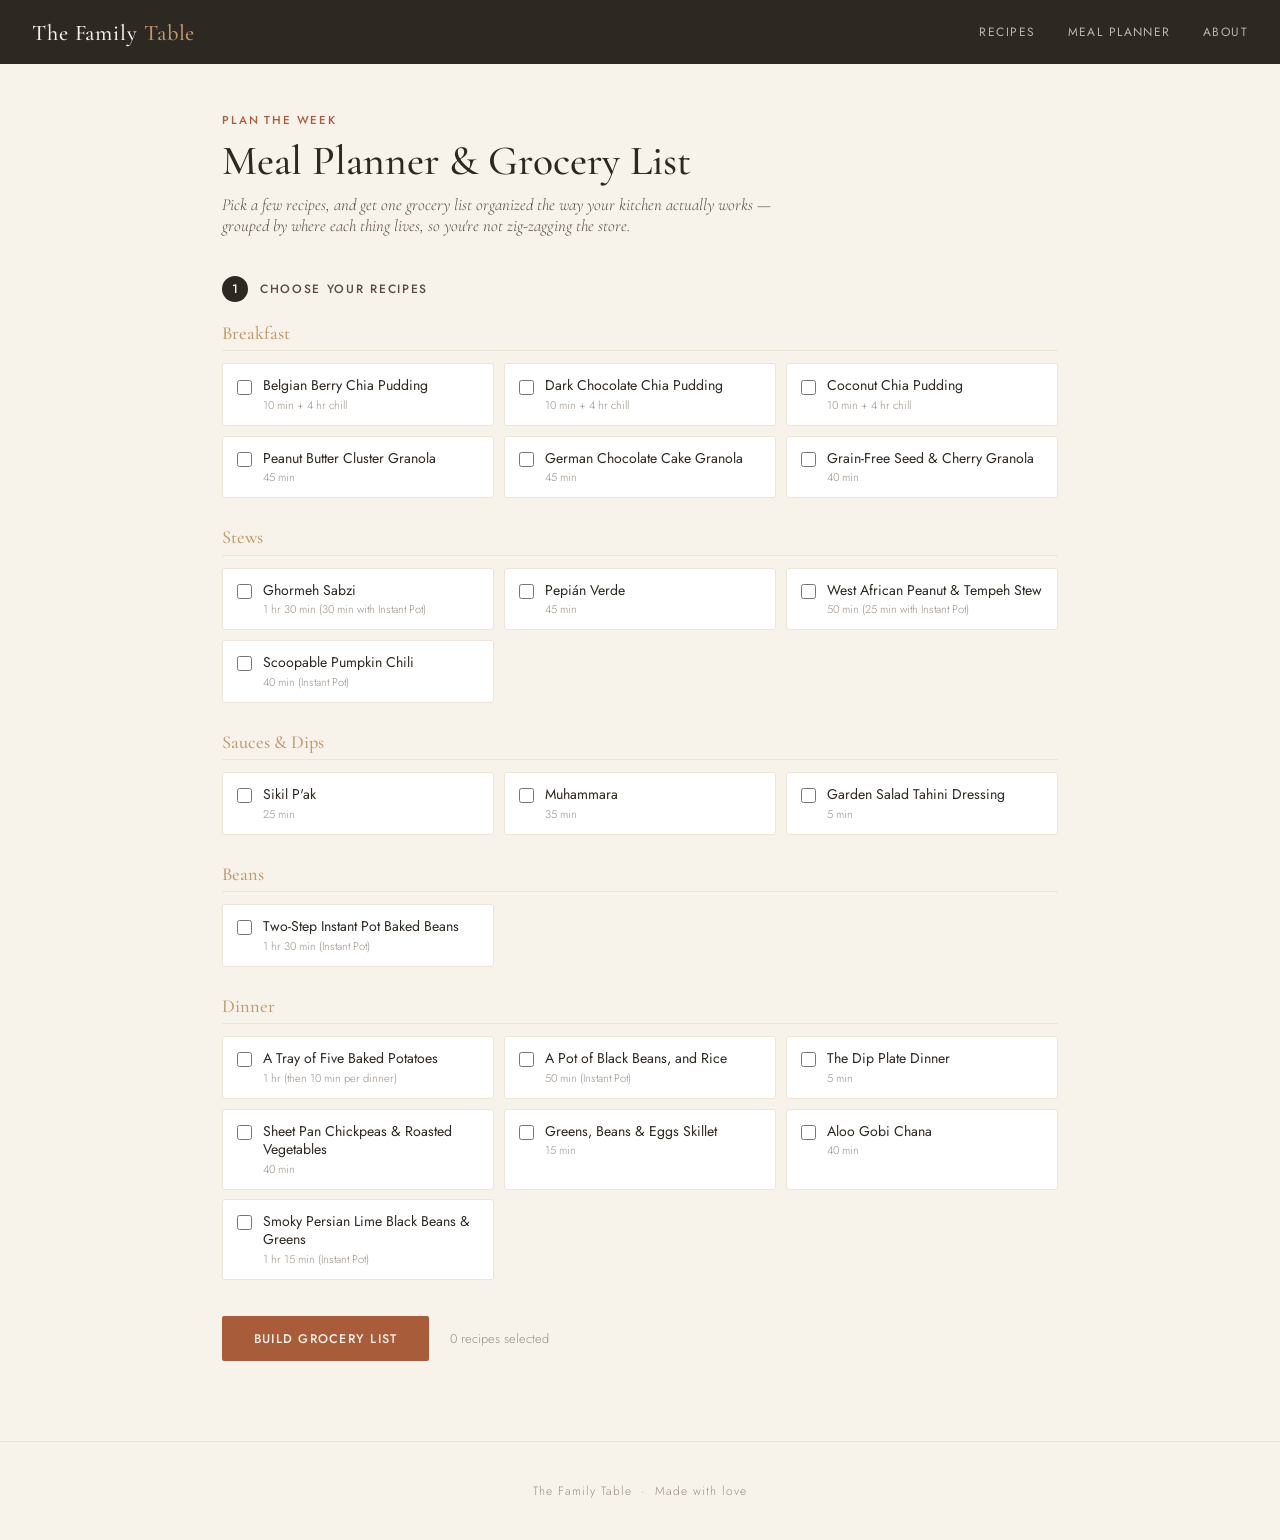
<file: planner.html>
<!DOCTYPE html>
<html lang="en">
<head>
  <meta charset="UTF-8" />
  <meta name="viewport" content="width=device-width, initial-scale=1.0" />
  <title>Meal Planner — The Family Table</title>
  <link rel="preconnect" href="https://fonts.googleapis.com" />
  <link href="https://fonts.googleapis.com/css2?family=Cormorant+Garamond:ital,wght@0,400;0,500;0,600;1,400;1,500&family=Jost:wght@300;400;500&display=swap" rel="stylesheet" />
  <link rel="stylesheet" href="style.css" />
  <style>
    .planner-page {
      max-width: 900px;
      margin: 0 auto;
      padding: 3rem 2rem 5rem;
    }

    .planner-intro {
      margin-bottom: 2.5rem;
    }

    .planner-eyebrow {
      font-size: 0.72rem;
      font-weight: 500;
      letter-spacing: 0.16em;
      text-transform: uppercase;
      color: var(--rust);
      margin-bottom: 0.5rem;
    }

    .planner-title {
      font-family: 'Cormorant Garamond', serif;
      font-size: clamp(1.8rem, 4vw, 2.6rem);
      font-weight: 500;
      color: var(--ink);
      margin-bottom: 0.5rem;
    }

    .planner-sub {
      font-family: 'Cormorant Garamond', serif;
      font-style: italic;
      font-size: 1.05rem;
      color: var(--ink-soft);
      max-width: 560px;
    }

    /* ── STEP HEADERS ── */
    .step-label {
      display: flex;
      align-items: center;
      gap: 0.75rem;
      margin: 2.5rem 0 1.25rem;
    }

    .step-num {
      width: 26px;
      height: 26px;
      border-radius: 50%;
      background: var(--ink);
      color: var(--ivory);
      font-size: 0.78rem;
      font-weight: 500;
      display: flex;
      align-items: center;
      justify-content: center;
      flex-shrink: 0;
    }

    .step-label h2 {
      font-size: 0.75rem;
      font-weight: 500;
      letter-spacing: 0.14em;
      text-transform: uppercase;
      color: var(--ink-soft);
    }

    /* ── RECIPE PICKER ── */
    .picker-section {
      margin-bottom: 1.75rem;
    }

    .picker-section-title {
      font-family: 'Cormorant Garamond', serif;
      font-size: 1.15rem;
      font-weight: 500;
      color: var(--camel);
      margin-bottom: 0.75rem;
      padding-bottom: 0.4rem;
      border-bottom: 1px solid var(--parchment);
    }

    .picker-grid {
      display: grid;
      grid-template-columns: repeat(auto-fill, minmax(240px, 1fr));
      gap: 0.6rem;
    }

    .picker-card {
      display: flex;
      align-items: flex-start;
      gap: 0.65rem;
      padding: 0.75rem 0.9rem;
      background: white;
      border: 1px solid var(--parchment);
      border-radius: 3px;
      cursor: pointer;
      transition: border-color 0.15s, background 0.15s;
    }

    .picker-card:hover { border-color: var(--camel); }

    .picker-card.selected {
      border-color: var(--rust);
      background: #FBF3EC;
    }

    .picker-card input[type="checkbox"] {
      margin-top: 0.2rem;
      accent-color: var(--rust);
      width: 15px;
      height: 15px;
      flex-shrink: 0;
    }

    .picker-card-text .picker-title {
      font-size: 0.88rem;
      font-weight: 400;
      color: var(--ink);
      line-height: 1.3;
    }

    .picker-card-text .picker-meta {
      font-size: 0.7rem;
      color: var(--ink-faint);
      margin-top: 0.15rem;
    }

    /* ── GENERATE BUTTON ── */
    .generate-btn {
      font-family: 'Jost', sans-serif;
      font-size: 0.78rem;
      font-weight: 500;
      letter-spacing: 0.1em;
      text-transform: uppercase;
      padding: 0.85rem 2rem;
      background: var(--rust);
      color: var(--ivory);
      border: none;
      border-radius: 2px;
      cursor: pointer;
      transition: background 0.18s;
      margin-top: 0.5rem;
    }

    .generate-btn:hover { background: var(--ink); }

    .selected-count {
      font-size: 0.8rem;
      color: var(--ink-faint);
      margin-left: 1rem;
    }

    /* ── GROCERY RESULTS ── */
    #grocery-results { display: none; margin-top: 1rem; }

    .location-group {
      margin-bottom: 2rem;
    }

    .location-header {
      font-family: 'Cormorant Garamond', serif;
      font-size: 1.4rem;
      font-weight: 500;
      color: var(--ink);
      padding-bottom: 0.5rem;
      border-bottom: 2px solid var(--olive);
      margin-bottom: 1rem;
      display: flex;
      align-items: baseline;
      gap: 0.6rem;
    }

    .location-header .loc-count {
      font-size: 0.7rem;
      font-weight: 500;
      letter-spacing: 0.08em;
      text-transform: uppercase;
      color: var(--ink-faint);
    }

    .category-group {
      margin-bottom: 1.1rem;
    }

    .category-title {
      font-size: 0.68rem;
      font-weight: 500;
      letter-spacing: 0.12em;
      text-transform: uppercase;
      color: var(--camel);
      margin-bottom: 0.5rem;
    }

    .grocery-item {
      display: flex;
      align-items: center;
      gap: 0.75rem;
      padding: 0.5rem 0.25rem;
      border-bottom: 1px solid var(--parchment);
      font-size: 0.9rem;
    }

    .grocery-item:last-child { border-bottom: none; }

    .grocery-item input[type="checkbox"] {
      accent-color: var(--olive);
      width: 16px;
      height: 16px;
      flex-shrink: 0;
      cursor: pointer;
    }

    .grocery-item.have-it .item-label {
      text-decoration: line-through;
      color: var(--ink-faint);
    }

    .item-label { flex: 1; color: var(--ink-soft); }
    .item-amount { font-weight: 500; color: var(--rust); margin-right: 0.2rem; }
    .item-recipes {
      font-size: 0.68rem;
      color: var(--ink-faint);
      font-style: italic;
    }

    /* ── BUY LIST SUMMARY ── */
    .buy-list-box {
      background: var(--parchment);
      border-left: 3px solid var(--rust);
      padding: 1.5rem 1.75rem;
      border-radius: 0 4px 4px 0;
      margin-top: 2.5rem;
    }

    .buy-list-box h3 {
      font-family: 'Cormorant Garamond', serif;
      font-size: 1.3rem;
      font-weight: 500;
      color: var(--ink);
      margin-bottom: 0.9rem;
    }

    .buy-list-box textarea {
      width: 100%;
      min-height: 160px;
      font-family: 'Jost', sans-serif;
      font-size: 0.85rem;
      color: var(--ink-soft);
      background: white;
      border: 1px solid var(--camel);
      border-radius: 3px;
      padding: 0.9rem;
      resize: vertical;
      line-height: 1.6;
    }

    .copy-btn {
      font-family: 'Jost', sans-serif;
      font-size: 0.72rem;
      font-weight: 500;
      letter-spacing: 0.08em;
      text-transform: uppercase;
      padding: 0.6rem 1.4rem;
      background: transparent;
      color: var(--rust);
      border: 1px solid var(--rust);
      border-radius: 2px;
      cursor: pointer;
      margin-top: 0.9rem;
      transition: background 0.15s, color 0.15s;
    }

    .copy-btn:hover { background: var(--rust); color: var(--ivory); }

    .reset-btn {
      font-size: 0.72rem;
      color: var(--ink-faint);
      text-decoration: underline;
      cursor: pointer;
      background: none;
      border: none;
      margin-left: 1rem;
      font-family: 'Jost', sans-serif;
    }

    @media (max-width: 600px) {
      .planner-page { padding: 2rem 1.25rem 4rem; }
    }
  </style>
</head>
<body>

<header>
  <a class="site-title" href="index.html">The Family <span>Table</span></a>
  <nav>
    <a href="index.html">Recipes</a>
    <a href="planner.html">Meal Planner</a>
    <a href="#">About</a>
  </nav>
</header>

<main class="planner-page">

  <div class="planner-intro">
    <p class="planner-eyebrow">Plan the week</p>
    <h1 class="planner-title">Meal Planner &amp; Grocery List</h1>
    <p class="planner-sub">Pick a few recipes, and get one grocery list organized the way your kitchen actually works — grouped by where each thing lives, so you're not zig-zagging the store.</p>
  </div>

  <div class="step-label">
    <span class="step-num">1</span>
    <h2>Choose your recipes</h2>
  </div>
  <div id="picker-root"></div>

  <div style="margin-top: 1.75rem;">
    <button class="generate-btn" id="generate-btn">Build Grocery List</button>
    <span class="selected-count" id="selected-count">0 recipes selected</span>
    <button class="reset-btn" id="reset-btn" style="display:none;">Clear selections &amp; checkmarks</button>
  </div>

  <div id="grocery-results">
    <div class="step-label">
      <span class="step-num">2</span>
      <h2>Check off what you already have</h2>
    </div>
    <p style="font-size: 0.85rem; color: var(--ink-faint); margin-bottom: 1.5rem; margin-top: -0.5rem;">Everything starts unchecked. Check a box for anything already in your kitchen — it'll strike through here and drop off the buy list below.</p>
    <div id="grocery-list"></div>

    <div class="step-label">
      <span class="step-num">3</span>
      <h2>Your grocery list</h2>
    </div>
    <div class="buy-list-box">
      <h3>Still need to buy</h3>
      <textarea id="buy-list-text" readonly></textarea>
      <br>
      <button class="copy-btn" id="copy-btn">Copy list</button>
    </div>
  </div>

</main>

<footer>
  The Family Table &nbsp;·&nbsp; Made with love
</footer>

<script src="recipes-data.js"></script>
<script>
// ── Location display order & category order within each location
const LOCATION_ORDER = ['Fridge', 'Freezer', 'Pantry', 'Counter', 'Spice Rack'];
const CATEGORY_ORDER = [
  'Produce','Dairy & Eggs','Protein','Milk & Alternatives','Frozen',
  'Grains','Beans & Legumes','Nuts & Seeds','Dried & Freeze-Dried Fruit',
  'Protein Powders & Supplements','Condiments & Sauces','Oils & Vinegars',
  'Canned & Jarred','Baking & Sweeteners','Spices'
];

const STORAGE_KEY = 'familytable_planner_v1';

function loadState() {
  try {
    const raw = localStorage.getItem(STORAGE_KEY);
    return raw ? JSON.parse(raw) : { selected: [], haveIt: {} };
  } catch (e) {
    return { selected: [], haveIt: {} };
  }
}
function saveState(state) {
  try { localStorage.setItem(STORAGE_KEY, JSON.stringify(state)); } catch (e) {}
}

let state = loadState();

// ── Build the recipe picker, grouped by section
function buildPicker() {
  const bySection = {};
  Object.entries(RECIPES).forEach(([id, r]) => {
    const sec = r.section || 'Other';
    if (!bySection[sec]) bySection[sec] = [];
    bySection[sec].push({ id, ...r });
  });

  const sectionOrder = ['Breakfast', 'Stews', 'Sauces & Dips', 'Beans', 'Dinner'];
  const sections = Object.keys(bySection).sort((a, b) => {
    const ai = sectionOrder.indexOf(a), bi = sectionOrder.indexOf(b);
    return (ai === -1 ? 99 : ai) - (bi === -1 ? 99 : bi);
  });

  const root = document.getElementById('picker-root');
  root.innerHTML = sections.map(sec => `
    <div class="picker-section">
      <div class="picker-section-title">${sec}</div>
      <div class="picker-grid">
        ${bySection[sec].map(r => `
          <label class="picker-card ${state.selected.includes(r.id) ? 'selected' : ''}" data-id="${r.id}">
            <input type="checkbox" value="${r.id}" ${state.selected.includes(r.id) ? 'checked' : ''}>
            <div class="picker-card-text">
              <div class="picker-title">${r.title}</div>
              <div class="picker-meta">${r.time || ''}</div>
            </div>
          </label>
        `).join('')}
      </div>
    </div>
  `).join('');

  root.querySelectorAll('.picker-card input[type=checkbox]').forEach(cb => {
    cb.addEventListener('change', () => {
      const id = cb.value;
      const card = cb.closest('.picker-card');
      if (cb.checked) {
        if (!state.selected.includes(id)) state.selected.push(id);
        card.classList.add('selected');
      } else {
        state.selected = state.selected.filter(x => x !== id);
        card.classList.remove('selected');
      }
      saveState(state);
      updateSelectedCount();
    });
  });

  updateSelectedCount();
}

function updateSelectedCount() {
  const n = state.selected.length;
  document.getElementById('selected-count').textContent = n === 1 ? '1 recipe selected' : `${n} recipes selected`;
  document.getElementById('reset-btn').style.display = (n > 0 || Object.keys(state.haveIt).length > 0) ? 'inline' : 'none';
}

// ── Aggregate ingredients across selected recipes
function aggregateIngredients() {
  const groups = {}; // key: name|unit -> { name, unit, amount, location, category, recipes:Set }

  state.selected.forEach(id => {
    const recipe = RECIPES[id];
    if (!recipe) return;
    (recipe.ingredients || []).forEach(ing => {
      if (ing.skip) return; // e.g. plain water
      const key = (ing.name || '').toLowerCase().trim() + '|' + (ing.unit || '');
      if (!groups[key]) {
        groups[key] = {
          name: ing.name,
          unit: ing.unit,
          amount: 0,
          hasAmount: false,
          location: ing.location || 'Pantry',
          category: ing.category || 'Other',
          recipes: new Set()
        };
      }
      if (ing.amount !== null && ing.amount !== undefined) {
        groups[key].amount += ing.amount;
        groups[key].hasAmount = true;
      }
      groups[key].recipes.add(recipe.title);
    });
  });

  return Object.values(groups);
}

function formatQty(num) {
  if (Math.abs(num - Math.round(num)) < 0.01) return Math.round(num).toString();
  const fractions = [[3/4,'¾'],[2/3,'⅔'],[1/2,'½'],[1/3,'⅓'],[1/4,'¼']];
  const whole = Math.floor(num);
  const rem = num - whole;
  let best = null, bestDiff = Infinity;
  for (const [val, sym] of fractions) {
    const diff = Math.abs(rem - val);
    if (diff < bestDiff) { bestDiff = diff; best = sym; }
  }
  if (bestDiff < 0.08) return whole > 0 ? `${whole} ${best}` : best;
  return (Math.round(num * 100) / 100).toString();
}

function itemKey(item) {
  return (item.name || '').toLowerCase().trim() + '|' + (item.unit || '');
}

// ── Render grocery list grouped by Location > Category
function renderGroceryList() {
  const items = aggregateIngredients();
  const byLocation = {};
  items.forEach(item => {
    if (!byLocation[item.location]) byLocation[item.location] = {};
    if (!byLocation[item.location][item.category]) byLocation[item.location][item.category] = [];
    byLocation[item.location][item.category].push(item);
  });

  const locations = Object.keys(byLocation).sort((a, b) => {
    const ai = LOCATION_ORDER.indexOf(a), bi = LOCATION_ORDER.indexOf(b);
    return (ai === -1 ? 99 : ai) - (bi === -1 ? 99 : bi);
  });

  const listRoot = document.getElementById('grocery-list');
  listRoot.innerHTML = locations.map(loc => {
    const cats = Object.keys(byLocation[loc]).sort((a, b) => {
      const ai = CATEGORY_ORDER.indexOf(a), bi = CATEGORY_ORDER.indexOf(b);
      return (ai === -1 ? 99 : ai) - (bi === -1 ? 99 : bi);
    });
    const totalCount = cats.reduce((sum, c) => sum + byLocation[loc][c].length, 0);

    return `
      <div class="location-group">
        <div class="location-header">${loc} <span class="loc-count">${totalCount} item${totalCount === 1 ? '' : 's'}</span></div>
        ${cats.map(cat => `
          <div class="category-group">
            <div class="category-title">${cat}</div>
            ${byLocation[loc][cat].map(item => {
              const key = itemKey(item);
              const checked = !!state.haveIt[key];
              const qty = item.hasAmount ? `${formatQty(item.amount)}${item.unit ? ' ' + item.unit : ''} ` : '';
              const recipeList = Array.from(item.recipes).join(', ');
              return `
                <div class="grocery-item ${checked ? 'have-it' : ''}" data-key="${key}">
                  <input type="checkbox" ${checked ? 'checked' : ''}>
                  <span class="item-label"><span class="item-amount">${qty}</span>${item.name}</span>
                  <span class="item-recipes">${recipeList}</span>
                </div>
              `;
            }).join('')}
          </div>
        `).join('')}
      </div>
    `;
  }).join('');

  listRoot.querySelectorAll('.grocery-item input[type=checkbox]').forEach(cb => {
    cb.addEventListener('change', () => {
      const row = cb.closest('.grocery-item');
      const key = row.dataset.key;
      state.haveIt[key] = cb.checked;
      row.classList.toggle('have-it', cb.checked);
      saveState(state);
      updateBuyList(items);
      updateSelectedCount();
    });
  });

  updateBuyList(items);
}

function updateBuyList(items) {
  const byLocation = {};
  items.forEach(item => {
    const key = itemKey(item);
    if (state.haveIt[key]) return; // already have it, skip
    if (!byLocation[item.location]) byLocation[item.location] = [];
    byLocation[item.location].push(item);
  });

  const locations = Object.keys(byLocation).sort((a, b) => {
    const ai = LOCATION_ORDER.indexOf(a), bi = LOCATION_ORDER.indexOf(b);
    return (ai === -1 ? 99 : ai) - (bi === -1 ? 99 : bi);
  });

  let text = '';
  if (locations.length === 0) {
    text = "Everything's checked off — nothing to buy!";
  } else {
    locations.forEach(loc => {
      text += `${loc.toUpperCase()}\n`;
      byLocation[loc].forEach(item => {
        const qty = item.hasAmount ? `${formatQty(item.amount)}${item.unit ? ' ' + item.unit : ''} ` : '';
        text += `  ☐ ${qty}${item.name}\n`;
      });
      text += '\n';
    });
  }
  document.getElementById('buy-list-text').value = text.trim();
}

document.getElementById('generate-btn').addEventListener('click', () => {
  if (state.selected.length === 0) {
    alert('Select at least one recipe first.');
    return;
  }
  document.getElementById('grocery-results').style.display = 'block';
  renderGroceryList();
  document.getElementById('grocery-results').scrollIntoView({ behavior: 'smooth' });
});

document.getElementById('copy-btn').addEventListener('click', () => {
  const ta = document.getElementById('buy-list-text');
  ta.select();
  document.execCommand('copy');
  const btn = document.getElementById('copy-btn');
  const original = btn.textContent;
  btn.textContent = 'Copied!';
  setTimeout(() => { btn.textContent = original; }, 1500);
});

document.getElementById('reset-btn').addEventListener('click', () => {
  if (!confirm('Clear all selected recipes and checkmarks?')) return;
  state = { selected: [], haveIt: {} };
  saveState(state);
  buildPicker();
  document.getElementById('grocery-results').style.display = 'none';
});

buildPicker();
if (state.selected.length > 0) {
  document.getElementById('grocery-results').style.display = 'block';
  renderGroceryList();
}
</script>
</body>
</html>
</file>
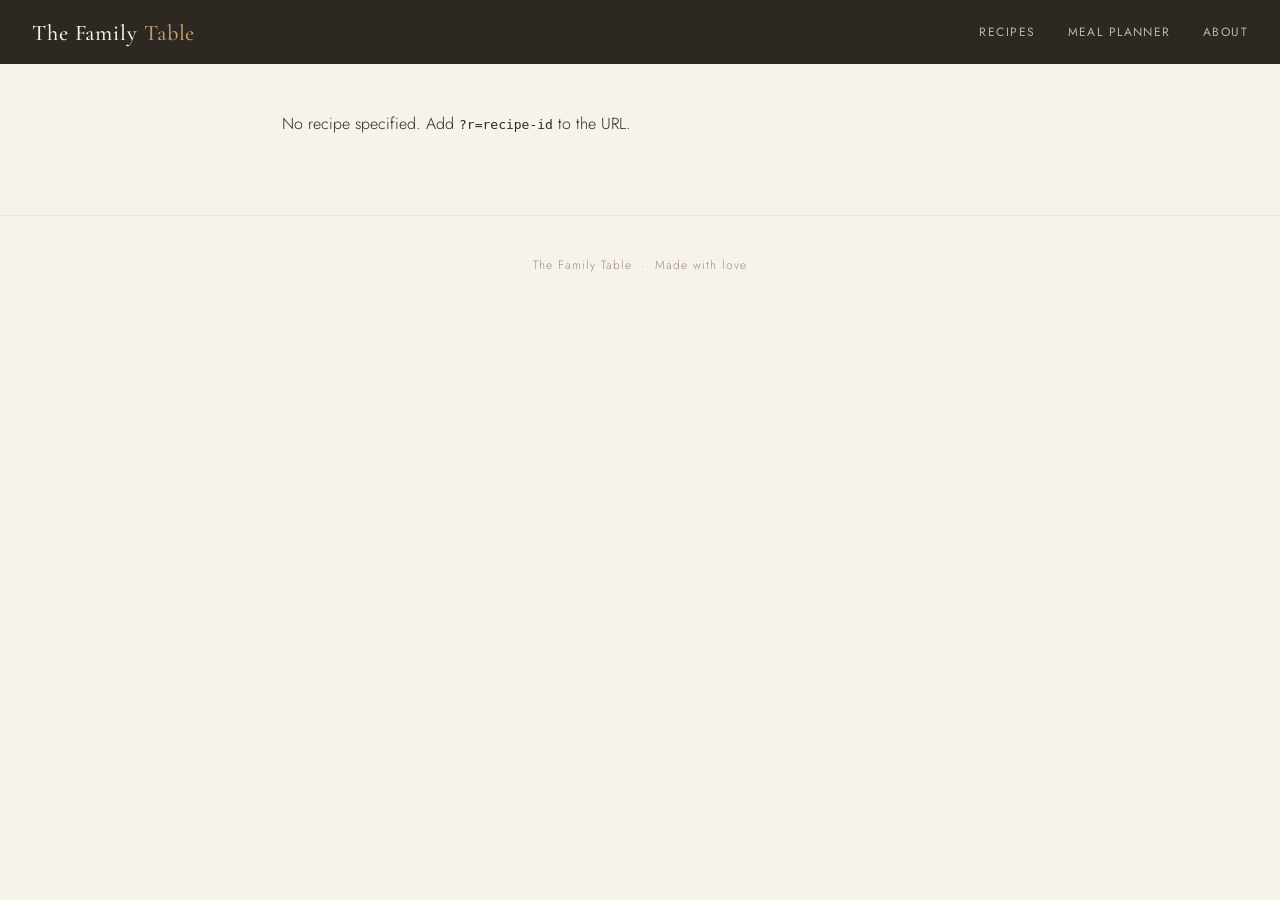
<file: recipe.html>
<!DOCTYPE html>
<html lang="en">
<head>
  <meta charset="UTF-8" />
  <meta name="viewport" content="width=device-width, initial-scale=1.0" />
  <title>Recipe — The Family Table</title>
  <link rel="stylesheet" href="style.css" />
</head>
<body>

<header>
  <a class="site-title" href="index.html">The Family <span>Table</span></a>
  <nav>
    <a href="index.html">Recipes</a>
    <a href="planner.html">Meal Planner</a>
    <a href="#">About</a>
  </nav>
</header>

<main class="recipe-page" id="recipe-root">
  <p style="color: var(--ink-faint); font-size: 0.9rem;">Loading recipe…</p>
</main>

<footer>
  The Family Table &nbsp;·&nbsp; Made with love
</footer>

<script src="recipes-data.js"></script>
<script>
// ── Utility: format a number for display (fractions for small values)
function formatAmount(num) {
  const fractions = [
    [1, '1'], [3/4, '¾'], [2/3, '⅔'], [1/2, '½'],
    [1/3, '⅓'], [1/4, '¼'], [1/8, '⅛']
  ];
  if (num <= 0) return '';

  const whole = Math.floor(num);
  const remainder = num - whole;

  let fracStr = '';
  if (remainder > 0.05) {
    let best = null, bestDiff = Infinity;
    for (const [val, sym] of fractions) {
      const diff = Math.abs(remainder - val);
      if (diff < bestDiff) { bestDiff = diff; best = sym; }
    }
    if (bestDiff < 0.07 && best !== '1') {
      fracStr = best;
    } else {
      return (Math.round(num * 10) / 10).toString();
    }
  }

  if (whole === 0) return fracStr;
  if (fracStr === '') return whole.toString();
  return `${whole} ${fracStr}`;
}

// ── Render the full recipe page from a RECIPES entry
function renderRecipe(recipe) {
  const ingredients = recipe.ingredients || [];
  const steps = recipe.steps || [];
  const notes = recipe.notes || null;

  document.title = `${recipe.title || 'Recipe'} — The Family Table`;

  let baseServings = parseInt(recipe.servings) || 4;
  let currentServings = baseServings;

  function buildIngredientHTML(servings) {
    const scale = servings / baseServings;
    return ingredients.map(ing => {
      const amt = (ing.amount !== null && ing.amount !== undefined)
        ? `<span class="ingredient-amount">${formatAmount(ing.amount * scale)}${ing.unit ? ' ' + ing.unit : ''}</span>`
        : `<span class="ingredient-amount">—</span>`;
      return `<li>${amt}<span>${ing.name}</span></li>`;
    }).join('');
  }

  const tagsHTML = (recipe.tags || []).length
    ? `<div class="recipe-tags">${recipe.tags.map(t => `<span class="tag">${t}</span>`).join('')}</div>`
    : '';

  const stepsHTML = steps.map((step, i) => `
    <div class="step">
      <div class="step-number">${i + 1}</div>
      <div class="step-content">
        <div class="step-title">${step.title}</div>
        <p class="step-text">${step.text}</p>
      </div>
    </div>
  `).join('');

  const notesHTML = notes
    ? `<div class="notes-section"><h2>Notes</h2>${notes.split('\n').map(p => `<p>${p}</p>`).join('')}</div>`
    : '';

  const metaItems = [
    recipe.origin ? `<div class="meta-item"><span class="meta-label">Origin</span><span class="meta-value">${recipe.origin}</span></div>` : '',
    recipe.time   ? `<div class="meta-item"><span class="meta-label">Time</span><span class="meta-value">${recipe.time}</span></div>` : '',
    recipe.instant_pot ? `<div class="meta-item"><span class="meta-label">Instant Pot</span><span class="meta-value">Yes ✓</span></div>` : '',
  ].filter(Boolean).join('');

  const html = `
    <a class="back-link" href="index.html">All Recipes</a>

    <div class="recipe-header">
      ${recipe.origin ? `<div class="recipe-origin">${recipe.origin}</div>` : ''}
      <h1 class="recipe-title">${recipe.title || 'Untitled Recipe'}</h1>
      ${recipe.description ? `<p class="recipe-description">${recipe.description}</p>` : ''}
      <div class="recipe-meta">${metaItems}</div>
      ${tagsHTML}
    </div>

    <div class="recipe-body">
      <div class="ingredients-section">
        <h2>Ingredients</h2>
        <div class="servings-control">
          <button id="dec" aria-label="Fewer servings">−</button>
          <span class="servings-display" id="servings-display">Serves ${currentServings}</span>
          <button id="inc" aria-label="More servings">+</button>
        </div>
        <ul class="ingredient-list" id="ingredient-list">
          ${buildIngredientHTML(currentServings)}
        </ul>
      </div>

      <div class="steps-section">
        <h2>Method</h2>
        ${stepsHTML}
      </div>

      ${notesHTML}
    </div>
  `;

  document.getElementById('recipe-root').innerHTML = html;

  document.getElementById('inc').addEventListener('click', () => {
    currentServings = Math.min(currentServings + 1, 24);
    document.getElementById('servings-display').textContent = `Serves ${currentServings}`;
    document.getElementById('ingredient-list').innerHTML = buildIngredientHTML(currentServings);
  });
  document.getElementById('dec').addEventListener('click', () => {
    currentServings = Math.max(currentServings - 1, 1);
    document.getElementById('servings-display').textContent = `Serves ${currentServings}`;
    document.getElementById('ingredient-list').innerHTML = buildIngredientHTML(currentServings);
  });
}

// ── Load the recipe specified in ?r=recipe-id from the RECIPES object
function loadRecipe() {
  const params = new URLSearchParams(window.location.search);
  const id = params.get('r');
  if (!id) {
    document.getElementById('recipe-root').innerHTML = '<p>No recipe specified. Add <code>?r=recipe-id</code> to the URL.</p>';
    return;
  }
  const recipe = (typeof RECIPES !== 'undefined') ? RECIPES[id] : null;
  if (!recipe) {
    document.getElementById('recipe-root').innerHTML = `<p>Recipe "${id}" could not be found.</p>`;
    return;
  }
  renderRecipe(recipe);
}

loadRecipe();
</script>
</body>
</html>
</file>
<file: style.css>
/* ── THE FAMILY TABLE — shared styles ── */

@import url('https://fonts.googleapis.com/css2?family=Cormorant+Garamond:ital,wght@0,400;0,500;0,600;1,400;1,500&family=Jost:wght@300;400;500&display=swap');

*, *::before, *::after { box-sizing: border-box; margin: 0; padding: 0; }

:root {
  --ivory:     #F7F2EA;
  --parchment: #EDE5D8;
  --camel:     #C09A6B;
  --rust:      #A85C3A;
  --mauve:     #9C7B7B;
  --olive:     #6B7A5A;
  --teal:      #4A7C7E;
  --blush:     #D4A99A;
  --ink:       #2E2822;
  --ink-soft:  #5A4E44;
  --ink-faint: #9A8E84;
}

body {
  background: var(--ivory);
  color: var(--ink);
  font-family: 'Jost', sans-serif;
  font-weight: 300;
  min-height: 100vh;
}

/* ── HEADER ── */
header {
  background: var(--ink);
  padding: 0 2rem;
  display: flex;
  align-items: center;
  justify-content: space-between;
  height: 64px;
  position: sticky;
  top: 0;
  z-index: 100;
}

.site-title {
  font-family: 'Cormorant Garamond', serif;
  font-size: 1.4rem;
  font-weight: 500;
  color: var(--ivory);
  letter-spacing: 0.04em;
  text-decoration: none;
}

.site-title span { color: var(--camel); }

nav { display: flex; gap: 2rem; align-items: center; }

nav a {
  font-size: 0.75rem;
  font-weight: 400;
  letter-spacing: 0.12em;
  text-transform: uppercase;
  color: var(--parchment);
  text-decoration: none;
  opacity: 0.75;
  transition: opacity 0.2s, color 0.2s;
}

nav a:hover { opacity: 1; color: var(--camel); }

/* ── RECIPE PAGE LAYOUT ── */
.recipe-page {
  max-width: 780px;
  margin: 0 auto;
  padding: 3rem 2rem 5rem;
}

/* ── RECIPE HEADER ── */
.recipe-photo {
  width: 100%;
  max-height: 420px;
  object-fit: cover;
  border-radius: 4px;
  margin-bottom: 2rem;
  display: block;
  background: var(--parchment);
}

.recipe-header {
  border-bottom: 1px solid var(--parchment);
  padding-bottom: 2rem;
  margin-bottom: 2.5rem;
}

.recipe-origin {
  font-size: 0.72rem;
  font-weight: 500;
  letter-spacing: 0.16em;
  text-transform: uppercase;
  color: var(--rust);
  margin-bottom: 0.75rem;
}

.recipe-title {
  font-family: 'Cormorant Garamond', serif;
  font-size: clamp(2rem, 5vw, 3rem);
  font-weight: 500;
  line-height: 1.1;
  color: var(--ink);
  margin-bottom: 1rem;
}

.recipe-description {
  font-family: 'Cormorant Garamond', serif;
  font-size: 1.15rem;
  font-style: italic;
  color: var(--ink-soft);
  line-height: 1.6;
  max-width: 600px;
}

.recipe-meta {
  display: flex;
  gap: 2rem;
  margin-top: 1.5rem;
  flex-wrap: wrap;
}

.meta-item {
  display: flex;
  flex-direction: column;
  gap: 0.2rem;
}

.meta-label {
  font-size: 0.68rem;
  font-weight: 500;
  letter-spacing: 0.14em;
  text-transform: uppercase;
  color: var(--ink-faint);
}

.meta-value {
  font-size: 0.95rem;
  font-weight: 400;
  color: var(--ink-soft);
}

.recipe-tags {
  display: flex;
  gap: 0.5rem;
  flex-wrap: wrap;
  margin-top: 1.25rem;
}

.tag {
  font-size: 0.68rem;
  font-weight: 500;
  letter-spacing: 0.1em;
  text-transform: uppercase;
  padding: 0.3rem 0.75rem;
  border-radius: 2rem;
  background: var(--parchment);
  color: var(--ink-soft);
}

/* ── RECIPE BODY ── */
.recipe-body {
  display: grid;
  grid-template-columns: 1fr 1.6fr;
  gap: 3rem;
  align-items: start;
}

@media (max-width: 600px) {
  .recipe-body { grid-template-columns: 1fr; gap: 2rem; }
}

/* ── INGREDIENTS ── */
.ingredients-section h2,
.steps-section h2,
.notes-section h2 {
  font-size: 0.72rem;
  font-weight: 500;
  letter-spacing: 0.16em;
  text-transform: uppercase;
  color: var(--camel);
  margin-bottom: 1.25rem;
}

.servings-control {
  display: flex;
  align-items: center;
  gap: 0.75rem;
  margin-bottom: 1.5rem;
}

.servings-control button {
  width: 28px;
  height: 28px;
  border-radius: 50%;
  border: 1px solid var(--camel);
  background: transparent;
  color: var(--camel);
  font-size: 1.1rem;
  cursor: pointer;
  display: flex;
  align-items: center;
  justify-content: center;
  transition: background 0.2s, color 0.2s;
  line-height: 1;
}

.servings-control button:hover {
  background: var(--camel);
  color: var(--ivory);
}

.servings-display {
  font-size: 0.85rem;
  color: var(--ink-soft);
  min-width: 80px;
  text-align: center;
}

.ingredient-list {
  list-style: none;
}

.ingredient-list li {
  display: flex;
  align-items: baseline;
  gap: 0.75rem;
  padding: 0.55rem 0;
  border-bottom: 1px solid var(--parchment);
  font-size: 0.9rem;
  color: var(--ink-soft);
  line-height: 1.4;
}

.ingredient-list li:last-child { border-bottom: none; }

.ingredient-amount {
  font-weight: 500;
  color: var(--rust);
  min-width: 3rem;
  flex-shrink: 0;
  font-size: 0.85rem;
}

/* ── STEPS ── */
.steps-section {
  grid-column: 2;
}

@media (max-width: 600px) {
  .steps-section { grid-column: 1; }
}

.step {
  display: flex;
  gap: 1.25rem;
  margin-bottom: 2rem;
}

.step-number {
  font-family: 'Cormorant Garamond', serif;
  font-size: 2rem;
  font-weight: 400;
  color: var(--parchment);
  line-height: 1;
  flex-shrink: 0;
  width: 2rem;
  text-align: right;
  margin-top: 0.1rem;
}

.step-content {}

.step-title {
  font-size: 0.78rem;
  font-weight: 500;
  letter-spacing: 0.1em;
  text-transform: uppercase;
  color: var(--olive);
  margin-bottom: 0.4rem;
}

.step-text {
  font-size: 0.92rem;
  line-height: 1.7;
  color: var(--ink-soft);
}

/* ── NOTES ── */
.notes-section {
  grid-column: 1 / -1;
  margin-top: 1rem;
  background: var(--parchment);
  border-left: 3px solid var(--camel);
  padding: 1.5rem 1.75rem;
  border-radius: 0 4px 4px 0;
}

.notes-section p {
  font-size: 0.9rem;
  line-height: 1.7;
  color: var(--ink-soft);
  font-style: italic;
}

/* ── BACK LINK ── */
.back-link {
  display: inline-flex;
  align-items: center;
  gap: 0.5rem;
  font-size: 0.75rem;
  font-weight: 500;
  letter-spacing: 0.1em;
  text-transform: uppercase;
  color: var(--ink-faint);
  text-decoration: none;
  margin-bottom: 2.5rem;
  transition: color 0.2s;
}

.back-link:hover { color: var(--rust); }
.back-link::before { content: '←'; font-size: 0.9rem; }

/* ── FOOTER ── */
footer {
  text-align: center;
  padding: 2.5rem;
  font-size: 0.75rem;
  color: var(--ink-faint);
  letter-spacing: 0.08em;
  border-top: 1px solid var(--parchment);
}
</file>
